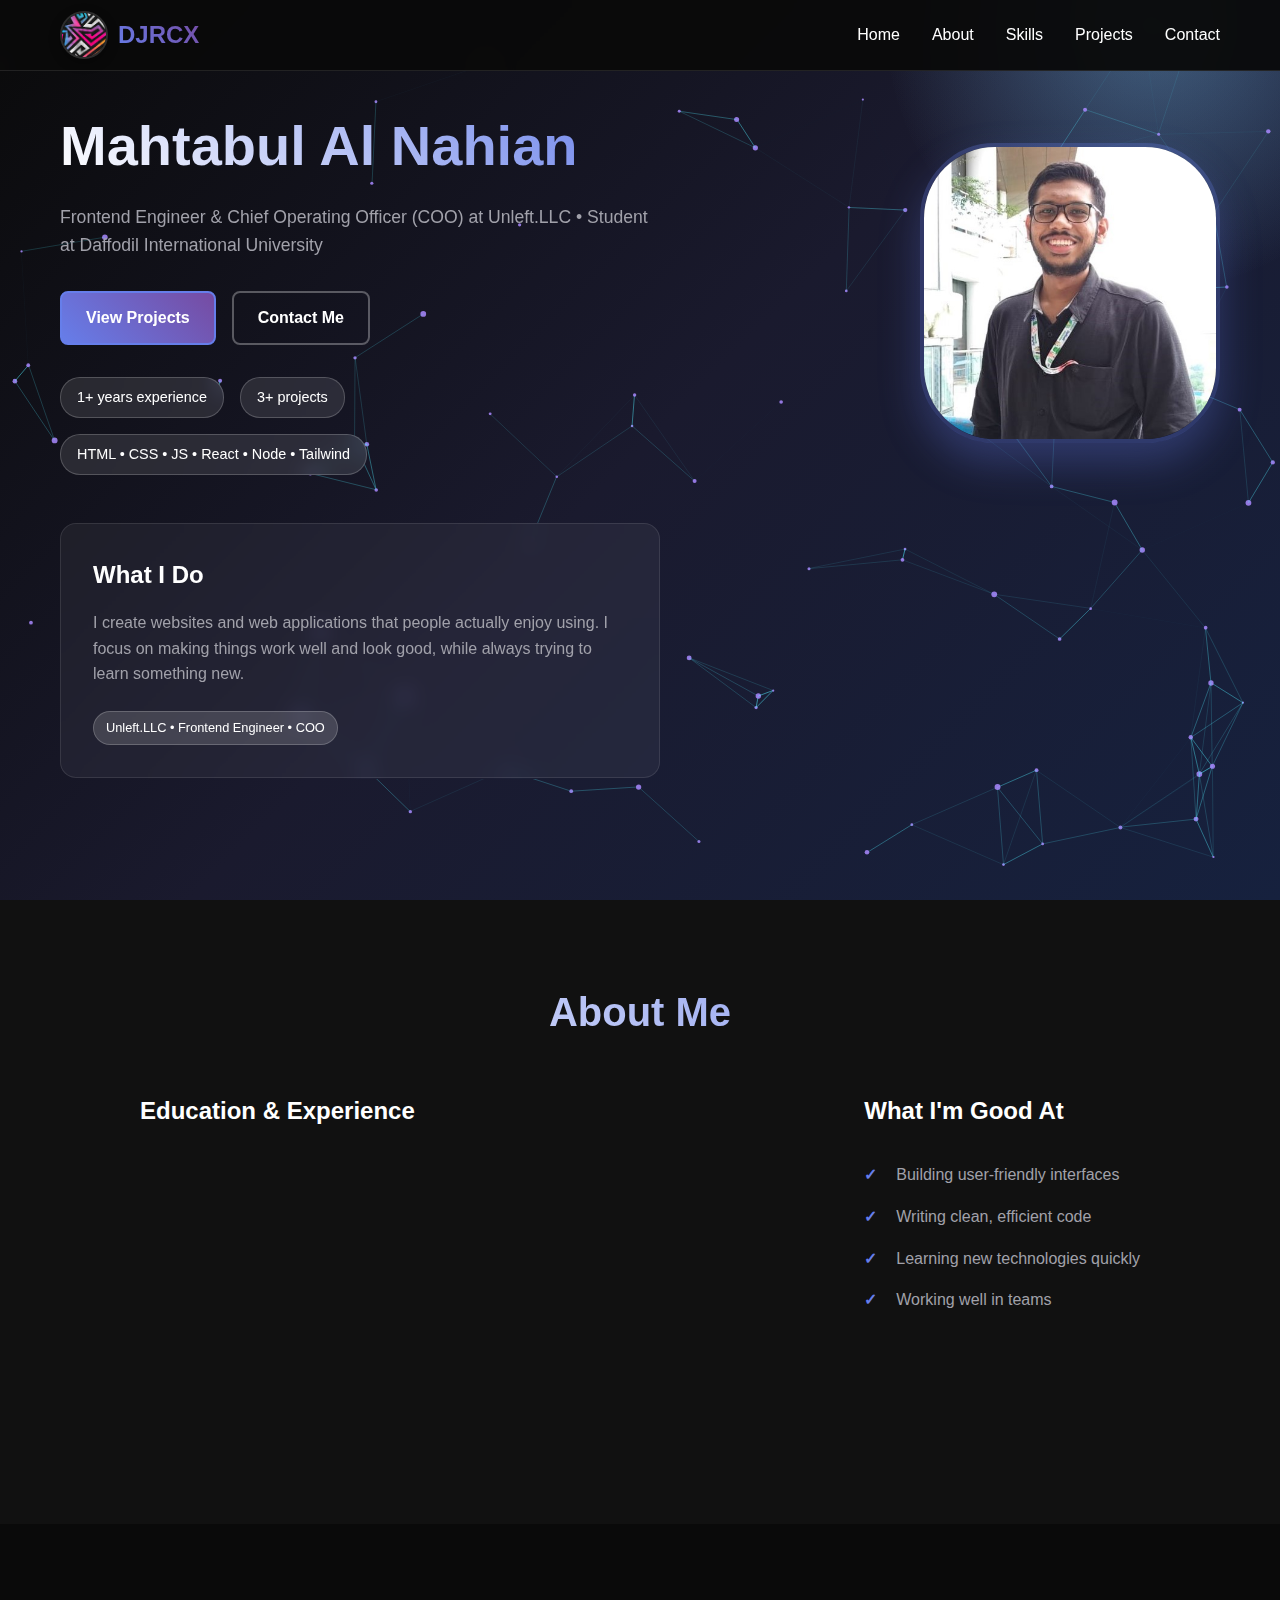
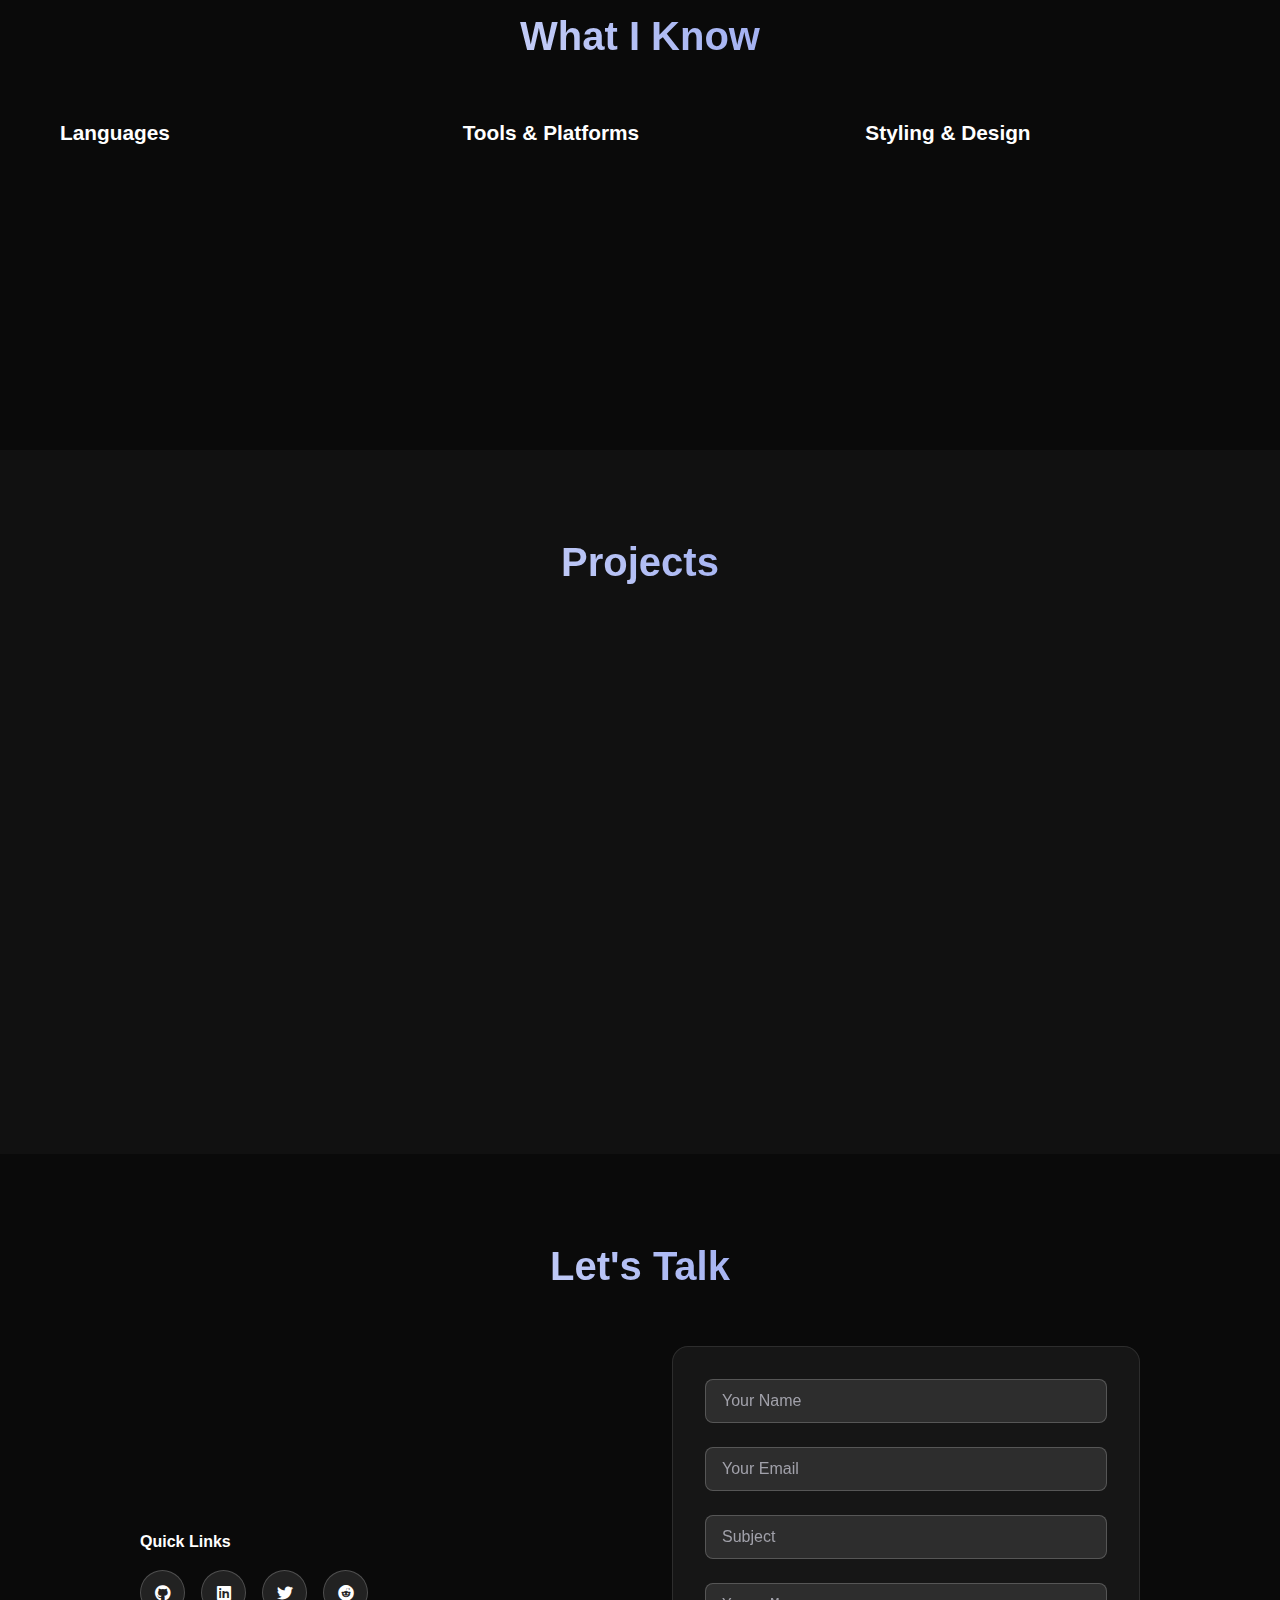
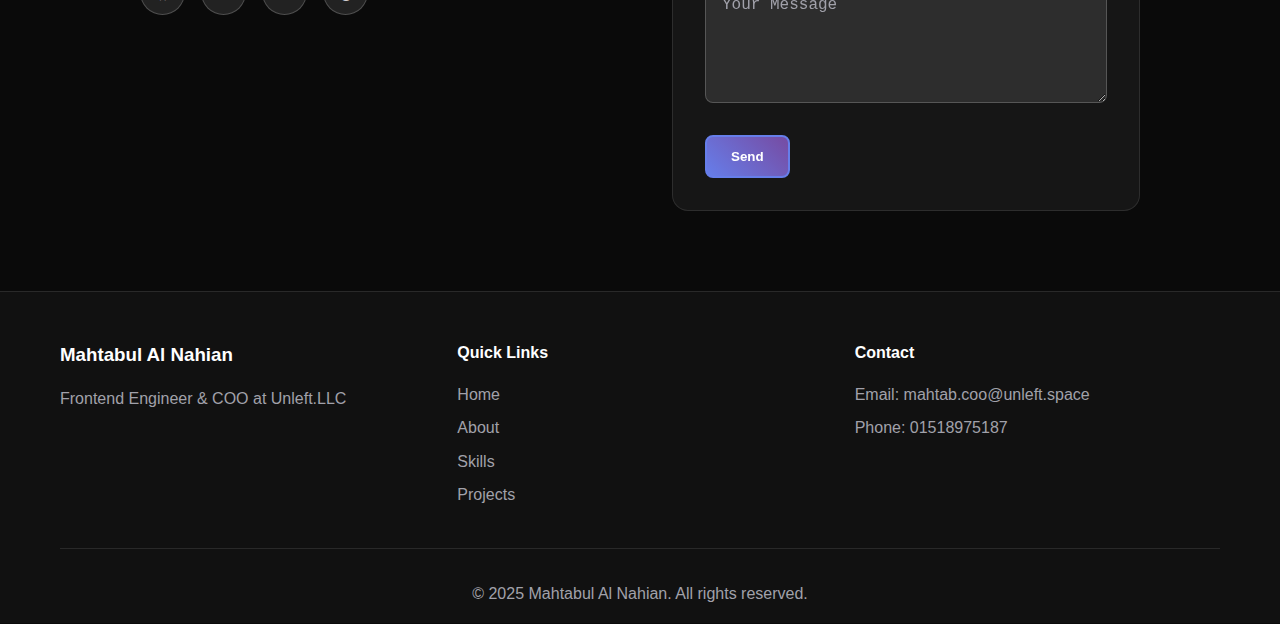
<file: mahtab.html>
<!DOCTYPE html>
<html lang="en">
<head>
    <meta charset="UTF-8">
    <meta name="viewport" content="width=device-width, initial-scale=1.0">
    <title>Mahtabul Al Nahian - Portfolio</title>
    <link rel="stylesheet" href="css/mahtab.css">
    <link rel="stylesheet" href="https://cdnjs.cloudflare.com/ajax/libs/font-awesome/6.0.0/css/all.min.css">
</head>
<body>
    <!-- Navigation -->
    <nav class="navbar">
        <div class="nav-container">
            <div class="nav-logo">
                <img src="images-videos/mahtab_logo.jpeg" alt="mahtab">
                <a href="#home">DJRCX</a>
            </div>
            <ul class="nav-menu">
                <li class="nav-item">
                    <a href="#home" class="nav-link">Home</a>
                </li>
                <li class="nav-item">
                    <a href="#about" class="nav-link">About</a>
                </li>
                <li class="nav-item">
                    <a href="#skills" class="nav-link">Skills</a>
                </li>
                <li class="nav-item">
                    <a href="#projects" class="nav-link">Projects</a>
                </li>
                <li class="nav-item">
                    <a href="#contact" class="nav-link">Contact</a>
                </li>
            </ul>
            <div class="hamburger">
                <span class="bar"></span>
                <span class="bar"></span>
                <span class="bar"></span>
            </div>
        </div>
    </nav>

    <!-- Hero Section -->
    <section id="home" class="hero">
        <div class="hero-background">
            <canvas class="particles" id="particles"></canvas>
            <div class="glow"></div>
        </div>
        <div class="hero-container">
            <div class="hero-content">
                <div class="hero-text">
                    <h1 class="hero-title">Mahtabul Al Nahian</h1>
                    <p class="hero-subtitle">Frontend Engineer & Chief Operating Officer (COO) at Unleft.LLC • Student at Daffodil International University</p>
                    
                    <div class="hero-buttons">
                        <a href="#projects" class="btn btn-primary">View Projects</a>
                        <a href="#contact" class="btn btn-secondary">Contact Me</a>
                    </div>
                    
                    <div class="hero-badges">
                        <span class="badge">1+ years experience</span>
                        <span class="badge">3+ projects</span>
                    </div>
                    
                    <div class="skills-badge">
                        <span class="badge">HTML • CSS • JS • React • Node • Tailwind</span>
                    </div>
                </div>
                <div class="hero-image">
                    <img src="images-videos/mahtab.jpg" alt="Mahtabul Al Nahian" class="profile-image" loading="lazy">
                </div>
            </div>
            <div class="what-i-do">
                <h3>What I Do</h3>
                <p>I create websites and web applications that people actually enjoy using. I focus on making things work well and look good, while always trying to learn something new.</p>
                <div class="role-badges">
                    <span class="badge">Unleft.LLC • Frontend Engineer • COO</span>
                </div>
            </div>
        </div>
    </section>

    <!-- About Section -->
    <section id="about" class="about">
        <div class="container">
            <h2 class="section-title">About Me</h2>
            <div class="about-content">
                <div class="about-text">
                    <div class="about-text-left">
                        <h3>Education & Experience</h3>
                        <div class="timeline">
                            <div class="timeline-item">
                                <div class="timeline-date">2025 - Present</div>
                                <div class="timeline-content">
                                    <h4>Frontend Engineer & COO</h4>
                                    <p>Unleft.LLC</p>
                                </div>
                            </div>
                            <div class="timeline-item">
                                <div class="timeline-date">2025 - Present</div>
                                <div class="timeline-content">
                                    <h4>BSc. in Software Engineering</h4>
                                    <p>Daffodil International University</p>
                                </div>
                            </div>
                            <div class="timeline-item">
                                <div class="timeline-date">2024 - Present</div>
                                <div class="timeline-content">
                                    <h4>Website Design & Development</h4>
                                    <p>Freelance & Professional Projects</p>
                                </div>
                            </div>
                        </div>
                    </div>
                    <div class="about-text-right">
                        <h3>What I'm Good At</h3>
                        <ul class="strengths-list">
                            <li>Building user-friendly interfaces</li>
                            <li>Writing clean, efficient code</li>
                            <li>Learning new technologies quickly</li>
                            <li>Working well in teams</li>
                        </ul>
                    </div>
                </div>
            </div>
        </div>
    </section>

    <!-- Skills Section -->
    <section id="skills" class="skills">
        <div class="container">
            <h2 class="section-title">What I Know</h2>
            <div class="skills-content">
                <div class="skills-category">
                    <h3>Languages</h3>
                    <div class="skill-item">
                        <div class="skill-info">
                            <span>HTML</span>
                            <span>98%</span>
                        </div>
                        <div class="skill-bar">
                            <div class="skill-progress" style="width: 98%"></div>
                        </div>
                    </div>
                    <div class="skill-item">
                        <div class="skill-info">
                            <span>CSS</span>
                            <span>96%</span>
                        </div>
                        <div class="skill-bar">
                            <div class="skill-progress" style="width: 96%"></div>
                        </div>
                    </div>
                    <div class="skill-item">
                        <div class="skill-info">
                            <span>Python</span>
                            <span>90%</span>
                        </div>
                        <div class="skill-bar">
                            <div class="skill-progress" style="width: 90%"></div>
                        </div>
                    </div>
                </div>
                
                <div class="skills-category">
                    <h3>Tools & Platforms</h3>
                    <div class="skill-item">
                        <div class="skill-info">
                            <span>Git/GitHub/GitLab</span>
                            <span>95%</span>
                        </div>
                        <div class="skill-bar">
                            <div class="skill-progress" style="width: 95%"></div>
                        </div>
                    </div>
                    <div class="skill-item">
                        <div class="skill-info">
                            <span>VS Code/PyCharm</span>
                            <span>82%</span>
                        </div>
                        <div class="skill-bar">
                            <div class="skill-progress" style="width: 82%"></div>
                        </div>
                    </div>
                </div>
                
                <div class="skills-category">
                    <h3>Styling & Design</h3>
                    <div class="skill-item">
                        <div class="skill-info">
                            <span>Figma</span>
                            <span>50%</span>
                        </div>
                        <div class="skill-bar">
                            <div class="skill-progress" style="width: 50%"></div>
                        </div>
                    </div>
                    <div class="skill-item">
                        <div class="skill-info">
                            <span>Flutter</span>
                            <span>30%</span>
                        </div>
                        <div class="skill-bar">
                            <div class="skill-progress" style="width: 30%"></div>
                        </div>
                    </div>
                </div>
            </div>
        </div>
    </section>

    <!-- Projects Section -->
    <section id="projects" class="projects">
        <div class="container">
            <h2 class="section-title">Projects</h2>
            <div class="projects-grid">
                <div class="project-card">
                    <div class="project-image">
                        <img src="images-videos/unleft.png" alt="Unleft.LLC Project" loading="lazy">
                    </div>
                    <div class="project-header">
                        <h3>Unleft.LLC</h3>
                        <div class="project-tech">
                            <span>HTML</span>
                            <span>CSS</span>
                            <span>JS</span>
                            <span>React</span>
                        </div>
                    </div>
                    <p>Designed and structured the homepage of our company.</p>
                </div>
                
                <div class="project-card">
                    <div class="project-image">
                        <img src="images-videos/eduplex.png" alt="EduPlex Project" loading="lazy">
                    </div>
                    <div class="project-header">
                        <h3>EduPlex</h3>
                        <div class="project-tech">
                            <span>HTML</span>
                            <span>CSS</span>
                            <span>JavaScript</span>
                            <span>Firebase</span>
                        </div>
                    </div>
                    <p>Created an All in One website for study purpose for the students of 45th batch of Software engineering batch of DIU.</p>
                </div>
                
                <div class="project-card">
                    <div class="project-image">
                        <img src="images-videos/mrbike.png" alt="MrBike Project" loading="lazy">
                    </div>
                    <div class="project-header">
                        <h3>MrBike</h3>
                        <div class="project-tech">
                            <span>HTML</span>
                            <span>CSS</span>
                            <span>JavaScript</span>
                        </div>
                    </div>
                    <p>Supervised the frontend part of the Bangladesh's most popular bike information website.</p>
                </div>
            </div>
        </div>
    </section>

    <!-- Contact Section -->
    <section id="contact" class="contact">
        <div class="container">
            <h2 class="section-title">Let's Talk</h2>
            <div class="contact-content">
                <div class="contact-info">
                    <div class="contact-item">
                        <i class="fas fa-envelope"></i>
                        <div>
                            <h4>Email</h4>
                            <p>mahtab.coo@unleft.space</p>
                        </div>
                    </div>
                    <div class="contact-item">
                        <i class="fas fa-phone"></i>
                        <div>
                            <h4>Phone</h4>
                            <p>01518975187</p>
                        </div>
                    </div>
                    <div class="social-links">
                        <h4>Quick Links</h4>
                        <div class="social-icons">
                            <a href="https://github.com/DJRCX" target="_blank" class="social-icon"><i class="fab fa-github"></i></a>
                            <a href="https://www.linkedin.com/in/mahtabul-al-nahian-42osix9/" target="_blank" class="social-icon"><i class="fab fa-linkedin"></i></a>
                            <a href="https://x.com/mahtab_42069" target="_blank" class="social-icon"><i class="fab fa-twitter"></i></a>
                            <a href="https://www.reddit.com/user/Far_Range_385/" target="_blank" class="social-icon"><i class="fab fa-reddit"></i></a>
                        </div>
                    </div>
                </div>
                
                <div class="contact-form">
                    <form id="contactForm">
                        <div class="form-group">
                            <input type="text" id="name" name="name" placeholder="Your Name" required>
                        </div>
                        <div class="form-group">
                            <input type="email" id="email" name="email" placeholder="Your Email" required>
                        </div>
                        <div class="form-group">
                            <input type="text" id="subject" name="subject" placeholder="Subject" required>
                        </div>
                        <div class="form-group">
                            <textarea id="message" name="message" placeholder="Your Message" rows="5" required></textarea>
                        </div>
                        <button type="submit" class="btn btn-primary">Send</button>
                    </form>
                </div>
            </div>
        </div>
    </section>

    <!-- Footer -->
    <footer class="footer">
        <div class="container">
            <div class="footer-content">
                <div class="footer-section">
                    <h3>Mahtabul Al Nahian</h3>
                    <p>Frontend Engineer & COO at Unleft.LLC</p>
                </div>
                <div class="footer-section">
                    <h4>Quick Links</h4>
                    <ul>
                        <li><a href="#home">Home</a></li>
                        <li><a href="#about">About</a></li>
                        <li><a href="#skills">Skills</a></li>
                        <li><a href="#projects">Projects</a></li>
                    </ul>
                </div>
                <div class="footer-section">
                    <h4>Contact</h4>
                    <p>Email: mahtab.coo@unleft.space</p>
                    <p>Phone: 01518975187</p>
                </div>
            </div>
            <div class="footer-bottom">
                <p>&copy; 2025 Mahtabul Al Nahian. All rights reserved.</p>
            </div>
        </div>
    </footer>

    <script src="js/mahtab.js"></script>
</body>
</html>
</file>
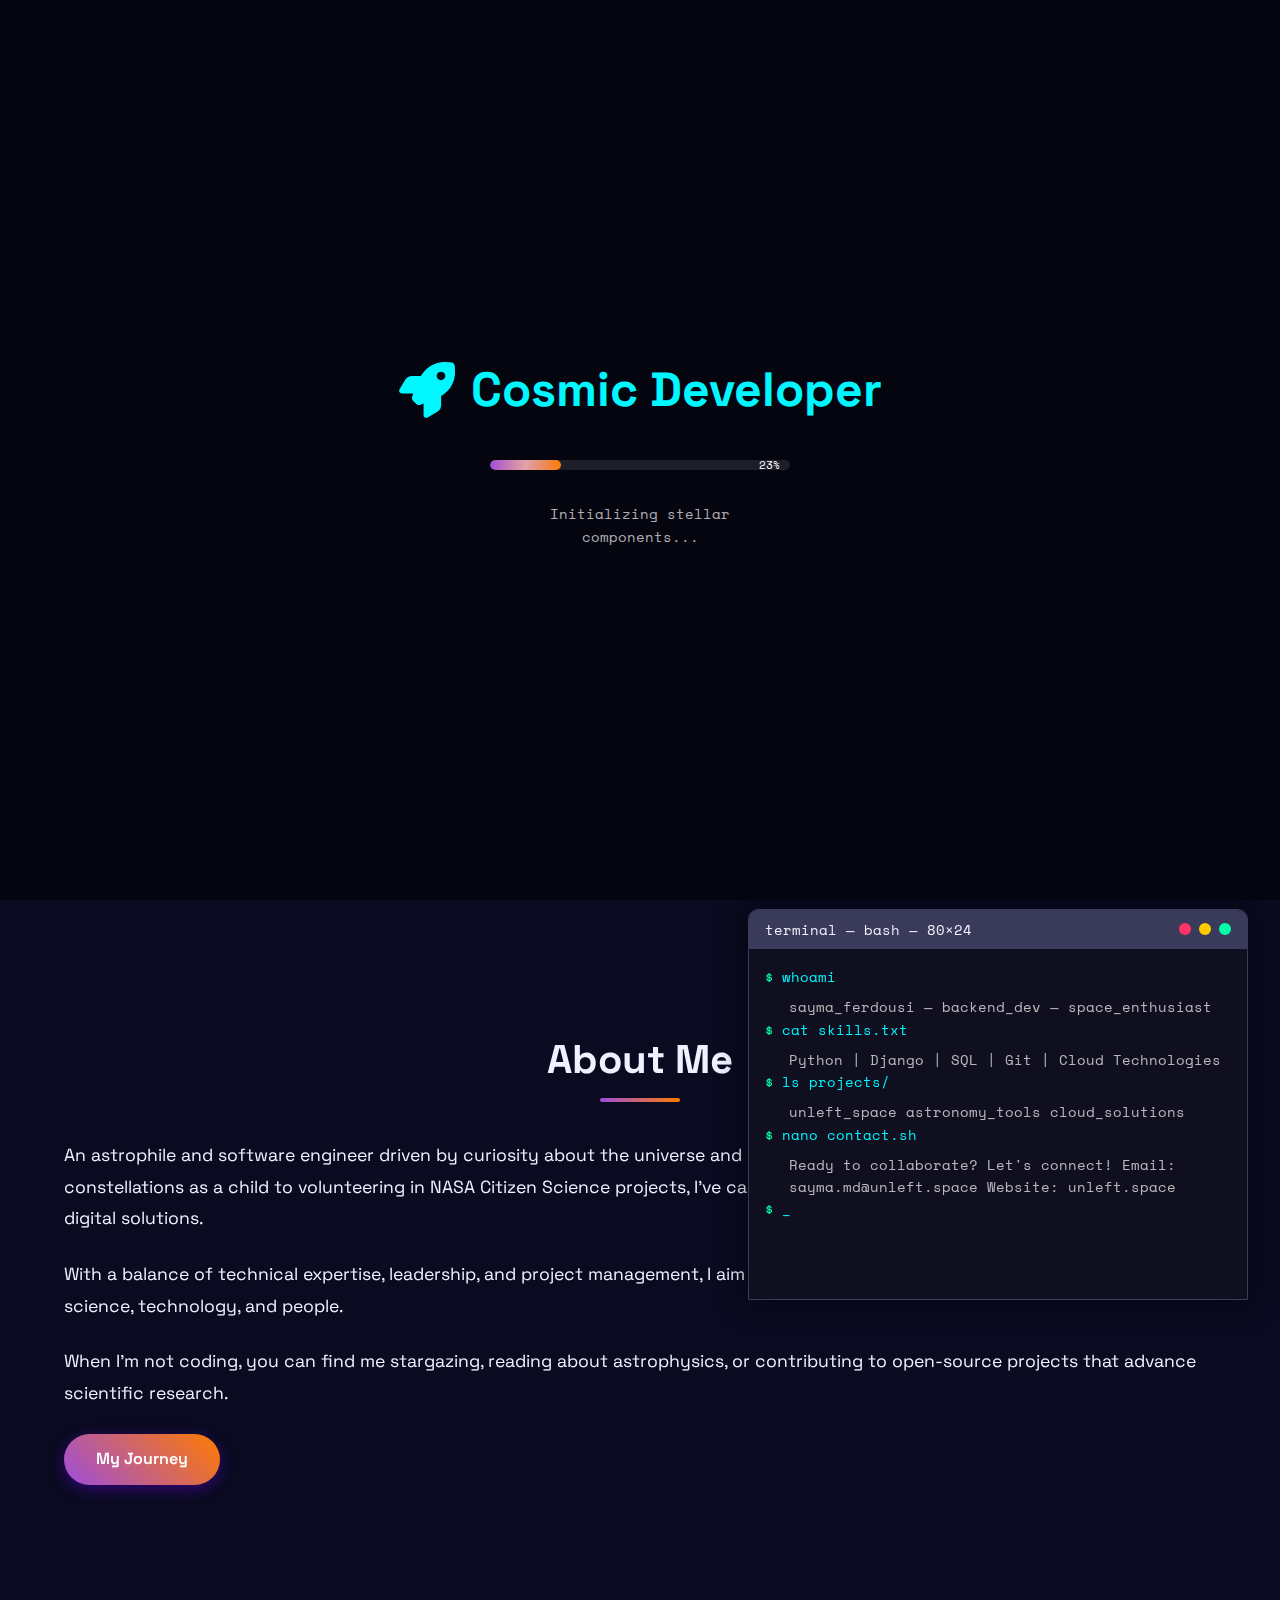
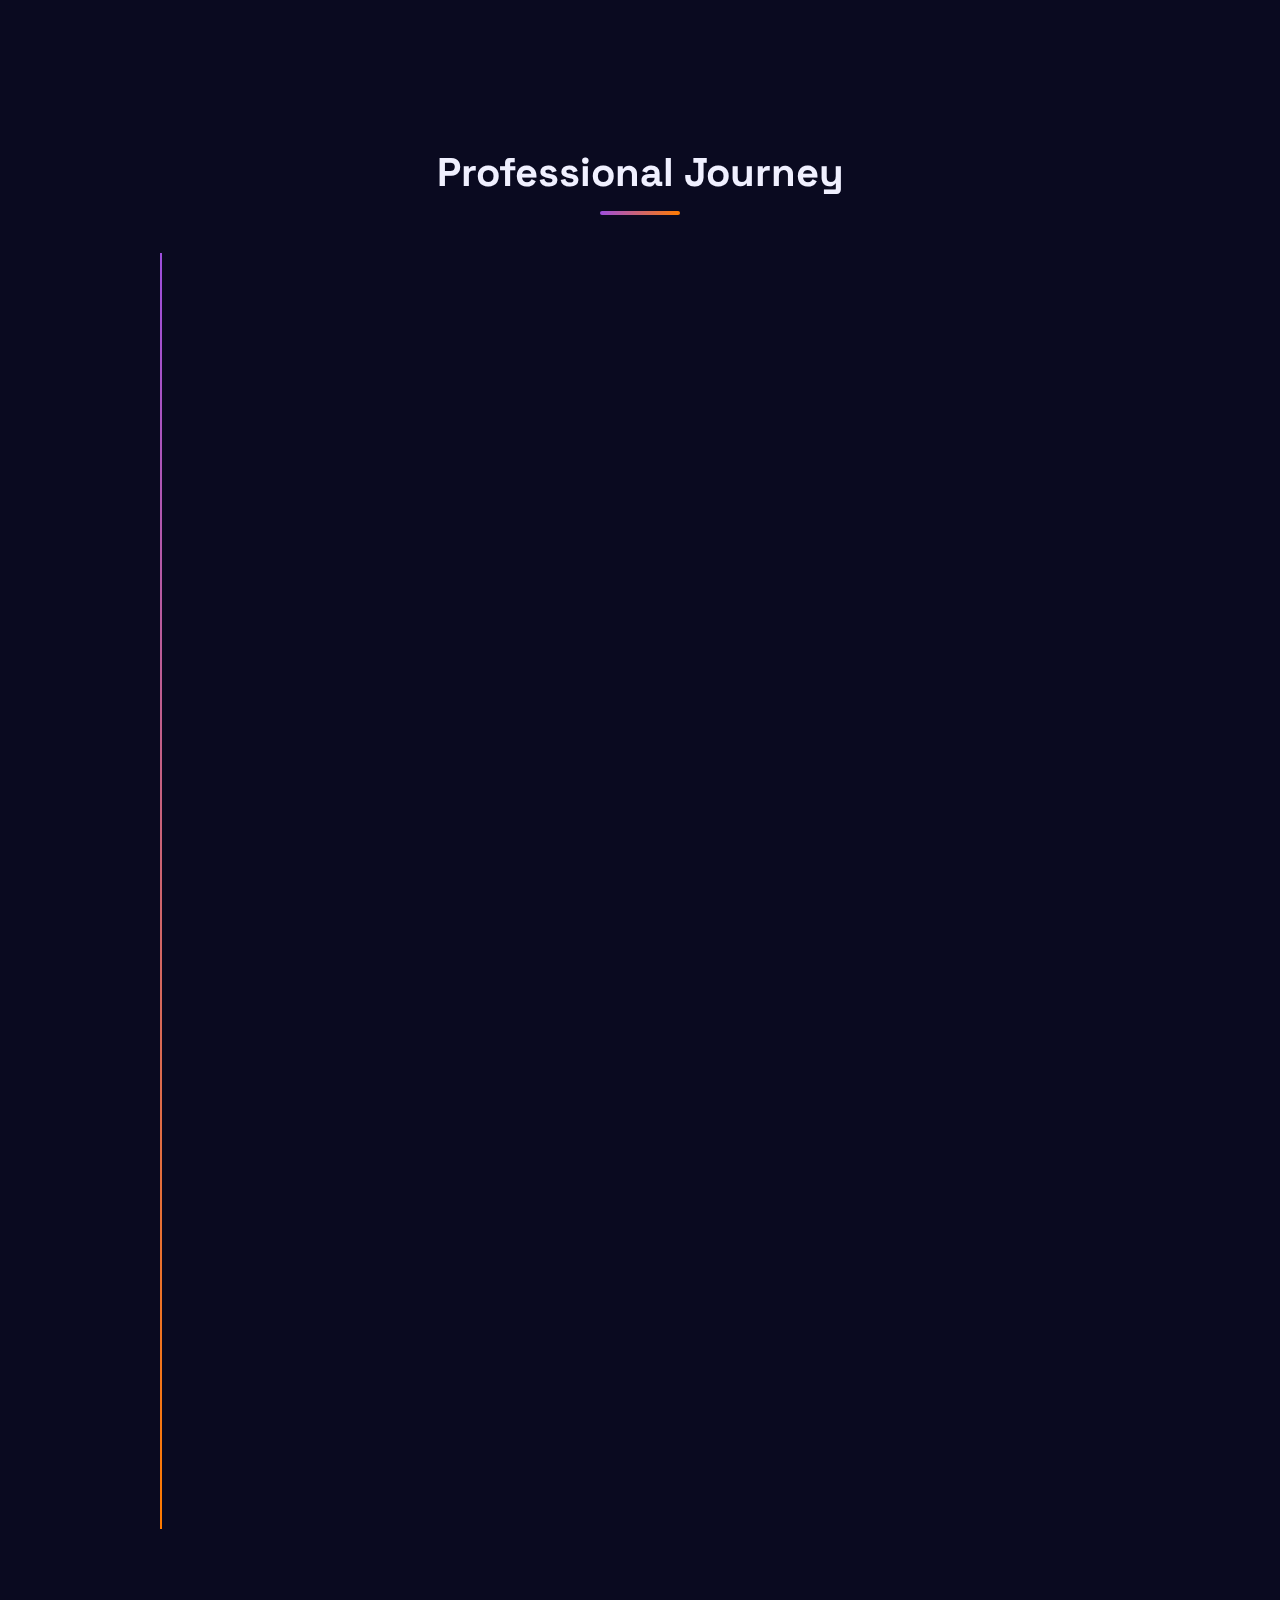
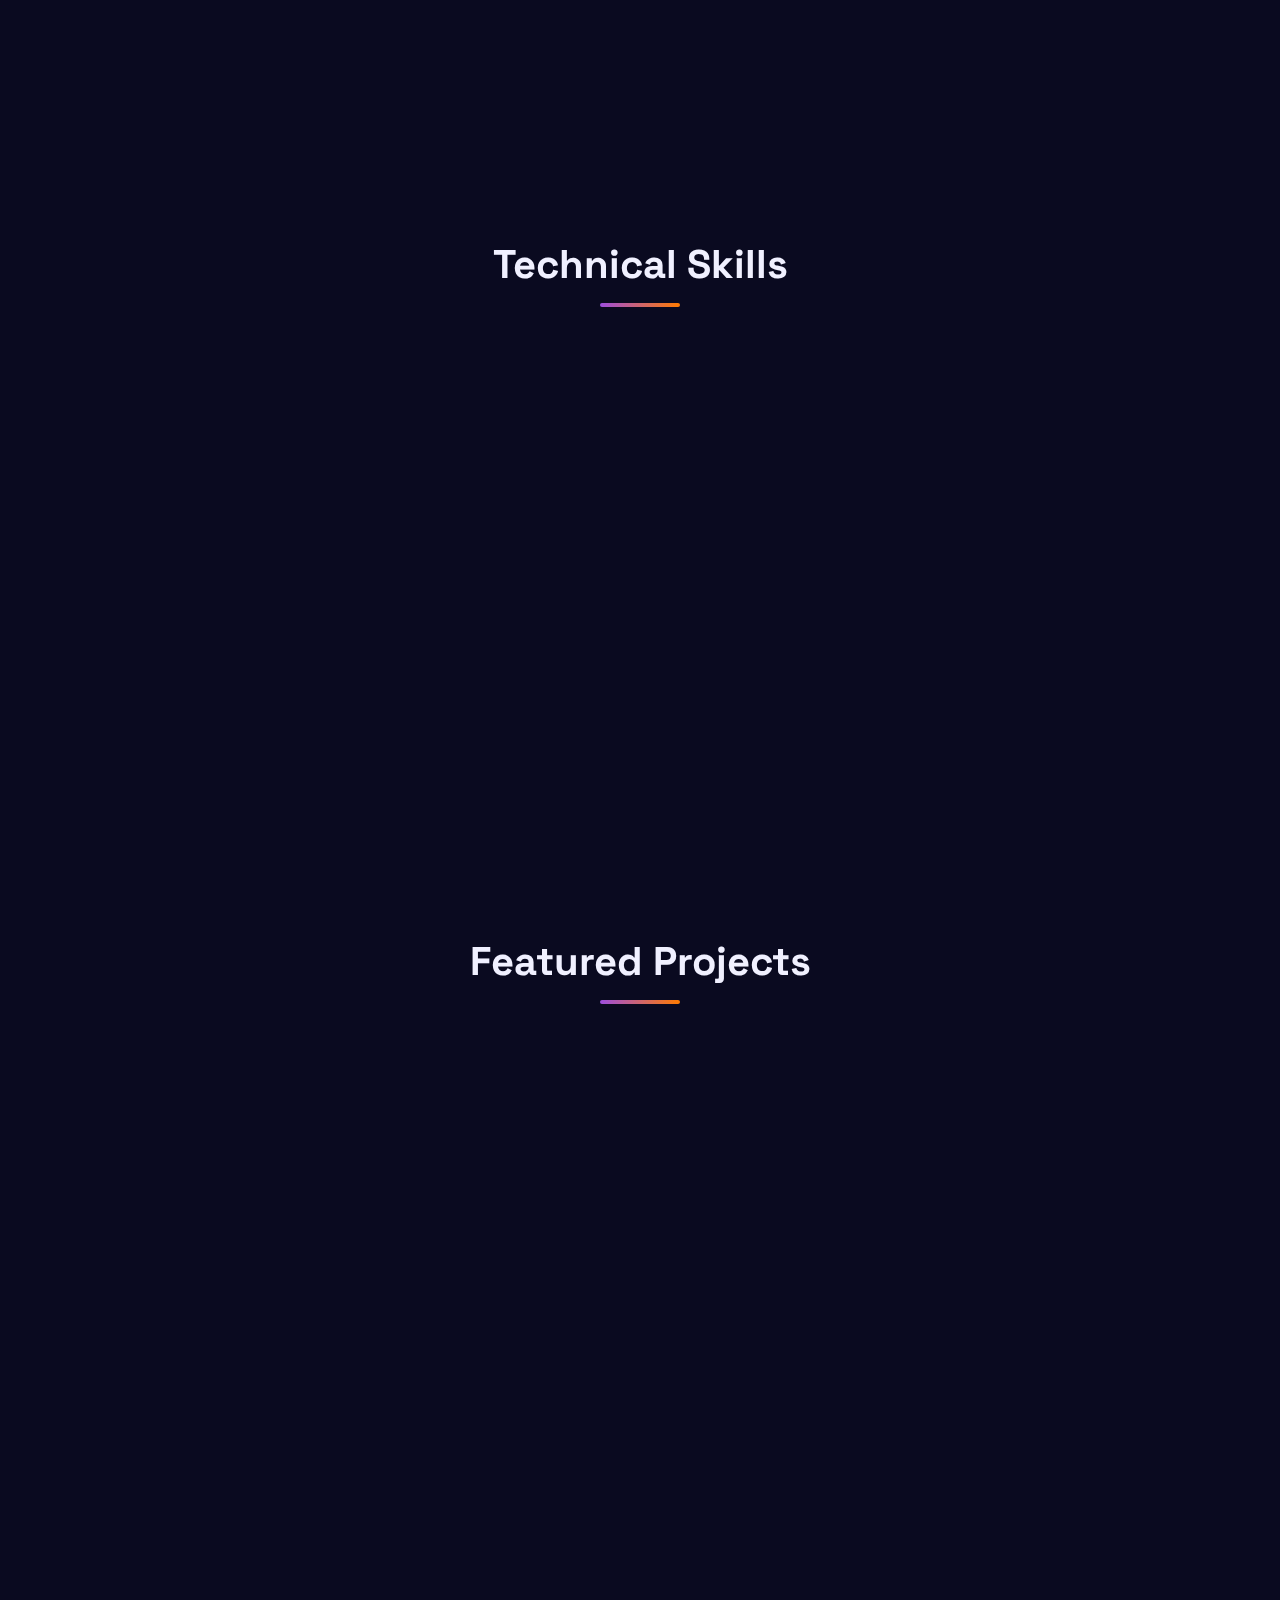
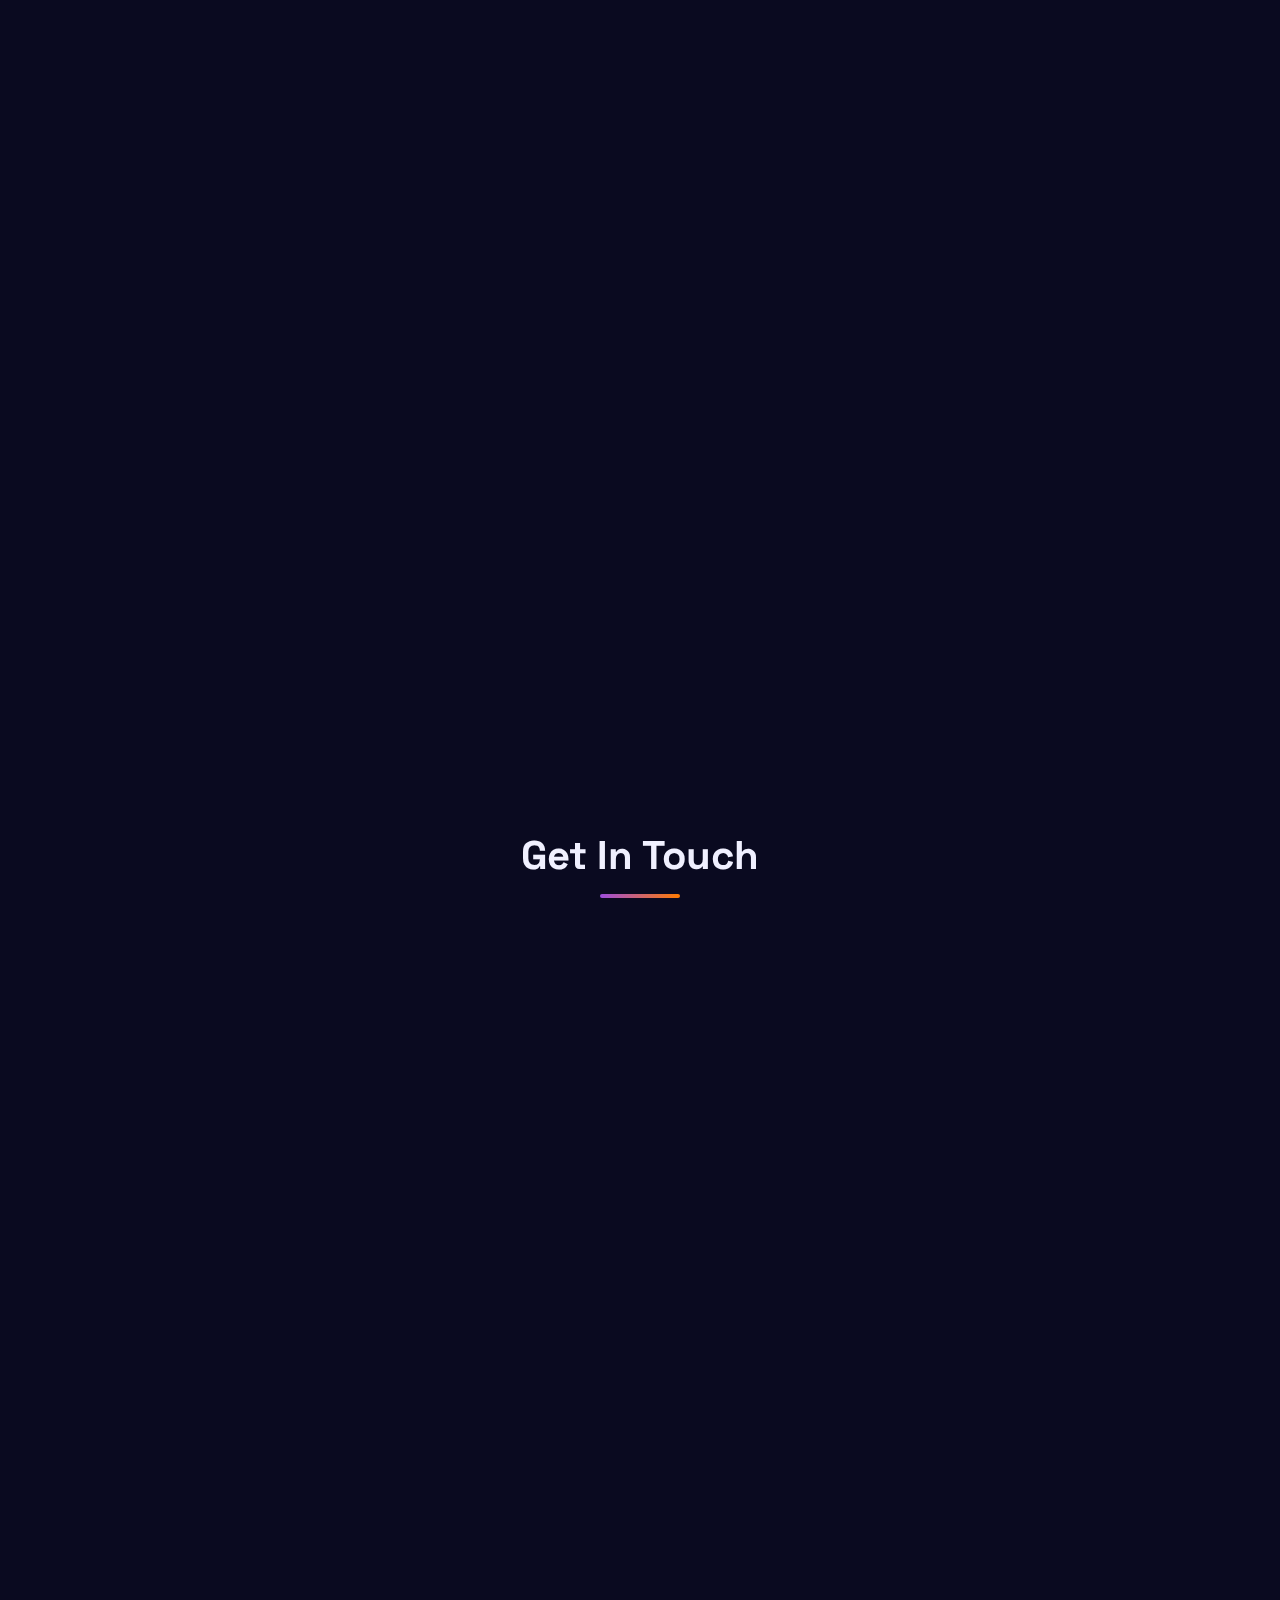
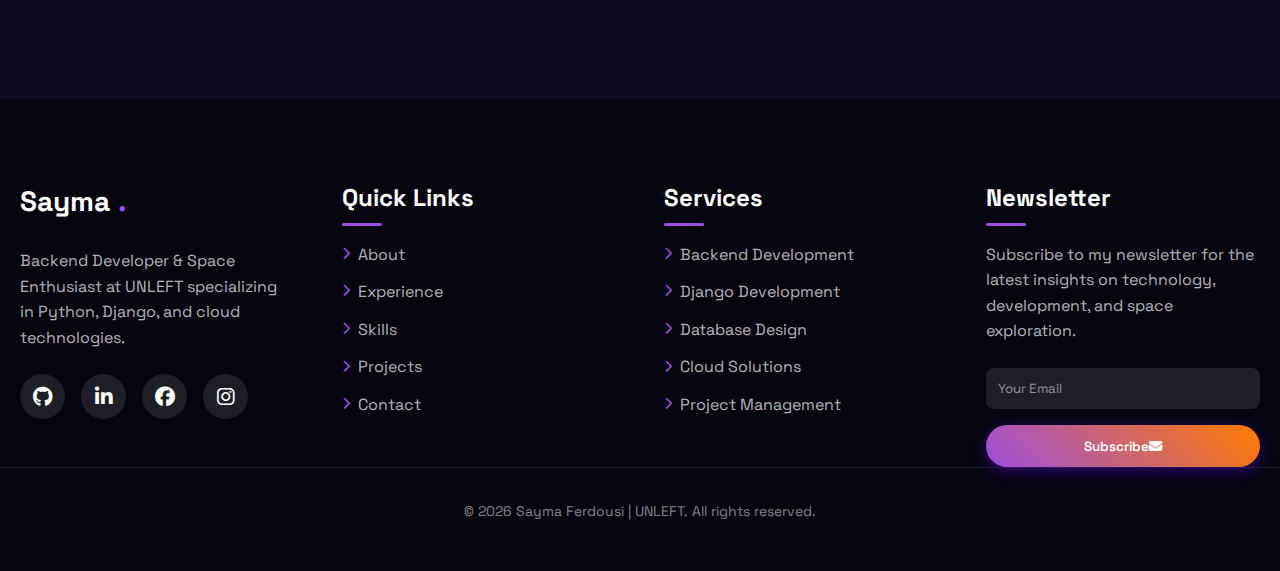
<file: sayma.html>
<!DOCTYPE html>
<html lang="en">
<head>
    <meta charset="UTF-8">
    <meta name="viewport" content="width=device-width, initial-scale=1.0">
    <title>Sayma Ferdousi | Cosmic Developer</title>
    <link rel="stylesheet" href="https://cdnjs.cloudflare.com/ajax/libs/font-awesome/6.4.0/css/all.min.css">
    <link href="https://fonts.googleapis.com/css2?family=Space+Grotesk:wght@300;400;500;600;700&display=swap" rel="stylesheet">
    <link href="https://fonts.googleapis.com/css2?family=Space+Mono:ital,wght@0,400;0,700;1,400;1,700&display=swap" rel="stylesheet">
    <link rel="stylesheet" href="css/sayma.css">
</head>
<body>
    <!-- Cosmic Background -->
    <div class="cosmic-bg">
        <div class="stars" id="stars-container"></div>
        <div class="nebula" id="nebula-1" style="width: 300px; height: 300px; background: radial-gradient(circle, rgba(157,78,221,0.3), transparent); top: 10%; left: 20%;"></div>
        <div class="nebula" id="nebula-2" style="width: 400px; height: 400px; background: radial-gradient(circle, rgba(255,45,117,0.2), transparent); bottom: 15%; right: 10%;"></div>
        <div class="planet" id="planet-1" style="width: 100px; height: 100px; background: radial-gradient(circle, rgba(110,0,255,0.8), rgba(157,78,221,0.5)); top: 30%; right: 15%; animation-duration: 40s;"></div>
    </div>

    <!-- Particle Network -->
    <canvas class="particle-network" id="particle-network"></canvas>

    <!-- Loading Screen -->
    <div class="loading-screen" id="loading-screen">
        <div class="loading-logo">
            <i class="fas fa-rocket"></i>
            <span>Cosmic Developer</span>
        </div>
        <div class="loading-bar-container">
            <div class="loading-bar" id="loading-progress"></div>
            <div class="loading-progress-text" id="loading-progress-text">0%</div>
        </div>
        <div class="loading-text" id="loading-text">Initializing stellar components...</div>
    </div>

    <!-- Header -->
    <header>
        <a href="#" class="logo">
            <i class="fas fa-code logo-icon"></i>
            <span>SaymaF</span>
        </a>
        <nav class="nav-links">
            <a href="#about">About</a>
            <a href="#experience">Experience</a>
            <a href="#skills">Skills</a>
            <a href="#projects">Projects</a>
            <a href="#contact">Contact</a>
        </nav>
        <button class="mobile-menu-btn" id="mobile-menu-btn">
            <i class="fas fa-bars"></i>
        </button>
    </header>

    <!-- Hero Section -->
    <section class="hero">
        <div class="hero-content">
            <h1 class="hero-title">Cosmic Code Explorer</h1>
            <h2 class="hero-subtitle">Backend Developer & Space Enthusiast</h2>
            <p class="hero-description">
                <h1>Hi, myself, Sayma Ferdousi Fariha,</h1><br>
                Bridging the gap between technology and the cosmos. I craft robust backend systems 
                by day and explore the universe by night. Let's build something stellar together.
            </p>
            <div class="hero-buttons">
                <a href="#contact" class="btn btn-primary">
                    <span>Get In Touch</span>
                </a>
                <a href="#projects" class="btn btn-outline">
                    <span>View Projects</span>
                </a>
            </div>
        </div>
        <div class="hero-image">
                <div class="hero-image-container">
                    <img src="images-videos/sayma.jpg" alt="Sayma Image">
                </div>
            </div>
    </section>

    <!-- About Section -->
    <section id="about" class="section">
        <h2 class="section-title">About Me</h2>
        <div class="about-content">
            <div class="about-text">
                <p>
                    An astrophile and software engineer driven by curiosity about the universe and passion for technology. 
                    From exploring stars and constellations as a child to volunteering in NASA Citizen Science projects, 
                    I've carried forward my fascination into developing impactful digital solutions.
                </p>
                <p>
                    With a balance of technical expertise, leadership, and project management, I aim to create meaningful 
                    innovations that connect science, technology, and people.
                </p>
                <p>
                    When I'm not coding, you can find me stargazing, reading about astrophysics, or contributing to 
                    open-source projects that advance scientific research.
                </p>
                <div class="about-buttons">
                    <a href="#experience" class="btn btn-primary">
                        <span>My Journey</span>
                    </a>
                </div>
            </div>
        </div>
    </section>

    <!-- Experience Section -->
    <section id="experience" class="section">
        <h2 class="section-title">Professional Journey</h2>
        <div class="experience-container">
            <div class="experience-timeline">
                <div class="experience-item">
                    <div class="experience-content">
                        <div class="experience-header">
                            <div>
                                <h3 class="experience-title">Managing Director</h3>
                                <p class="experience-company">UNLEFT LLC</p>
                            </div>
                            <span class="experience-date">2021 - Present</span>
                        </div>
                        <p class="experience-description">
                            Leading operations, strategy, and project execution. Overseeing development teams and ensuring 
                            timely project delivery. Building collaborations and guiding innovation-driven initiatives.
                        </p>
                        <div class="experience-skills">
                            <span class="skill-tag">
                                <i class="fas fa-chess-queen"></i>
                                Leadership
                            </span>
                            <span class="skill-tag">
                                <i class="fas fa-chess"></i>
                                Strategy
                            </span>
                            <span class="skill-tag">
                                <i class="fas fa-tasks"></i>
                                Project Management
                            </span>
                        </div>
                    </div>
                </div>
                
                <div class="experience-item">
                    <div class="experience-content">
                        <div class="experience-header">
                            <div>
                                <h3 class="experience-title">Backend Developer & Project Manager</h3>
                                <p class="experience-company">Freelance & Contract</p>
                            </div>
                            <span class="experience-date">2019 - Present</span>
                        </div>
                        <p class="experience-description">
                            Designed and managed backend systems with Python, Django, SQL. Implemented project workflows, 
                            version control, and CI/CD with GitHub & GitLab. Delivered efficient, scalable, and user-centric 
                            solutions for various web applications.
                        </p>
                        <div class="experience-skills">
                            <span class="skill-tag">
                                <i class="fab fa-python"></i>
                                Python
                            </span>
                            <span class="skill-tag">
                                <i class="fas fa-database"></i>
                                Django
                            </span>
                            <span class="skill-tag">
                                <i class="fas fa-server"></i>
                                SQL
                            </span>
                            <span class="skill-tag">
                                <i class="fab fa-git-alt"></i>
                                Git
                            </span>
                        </div>
                    </div>
                </div>
                
                <div class="experience-item">
                    <div class="experience-content">
                        <div class="experience-header">
                            <div>
                                <h3 class="experience-title">Volunteer Researcher</h3>
                                <p class="experience-company">NASA Citizen Science Projects</p>
                            </div>
                            <span class="experience-date">2020 - Present</span>
                        </div>
                        <p class="experience-description">
                            Participated in astronomy-focused research and data analysis projects. Supported citizen-driven 
                            scientific contributions in astrophysics and planetary science.
                        </p>
                        <div class="experience-skills">
                            <span class="skill-tag">
                                <i class="fas fa-chart-line"></i>
                                Data Analysis
                            </span>
                            <span class="skill-tag">
                                <i class="fas fa-star"></i>
                                Astronomy
                            </span>
                            <span class="skill-tag">
                                <i class="fas fa-microscope"></i>
                                Research
                            </span>
                        </div>
                    </div>
                </div>
                
                <div class="experience-item">
                    <div class="experience-content">
                        <div class="experience-header">
                            <div>
                                <h3 class="experience-title">B.Sc. in Software Engineering</h3>
                                <p class="experience-company">University</p>
                            </div>
                            <span class="experience-date">2015 - 2019</span>
                        </div>
                        <p class="experience-description">
                            Completed comprehensive coursework in software development, algorithms, database systems, 
                            and computer architecture. Participated in research projects and coding competitions.
                        </p>
                        <div class="experience-skills">
                            <span class="skill-tag">
                                <i class="fas fa-code"></i>
                                Algorithms
                            </span>
                            <span class="skill-tag">
                                <i class="fas fa-sitemap"></i>
                                Data Structures
                            </span>
                            <span class="skill-tag">
                                <i class="fas fa-laptop-code"></i>
                                Software Design
                            </span>
                        </div>
                    </div>
                </div>
            </div>
        </div>
    </section>

    <!-- Skills Section -->
    <section id="skills" class="section">
        <h2 class="section-title">Technical Skills</h2>
        <div class="skills-container">
            <div class="skill-category">
                <h3 class="skill-category-title">
                    <i class="fas fa-code skill-category-icon"></i>
                    Programming
                </h3>
                <div class="skill-item">
                    <div class="skill-info">
                        <span class="skill-name">
                            <i class="fab fa-python"></i>
                            Python
                        </span>
                        <span class="skill-level">Expert</span>
                    </div>
                    <div class="skill-bar">
                        <div class="skill-progress" style="width: 95%"></div>
                    </div>
                </div>
                <div class="skill-item">
                    <div class="skill-info">
                        <span class="skill-name">
                            <i class="fas fa-database"></i>
                            Django
                        </span>
                        <span class="skill-level">Advanced</span>
                    </div>
                    <div class="skill-bar">
                        <div class="skill-progress" style="width: 85%"></div>
                    </div>
                </div>
                <div class="skill-item">
                    <div class="skill-info">
                        <span class="skill-name">
                            <i class="fab fa-html5"></i>
                            HTML/CSS
                        </span>
                        <span class="skill-level">Advanced</span>
                    </div>
                    <div class="skill-bar">
                        <div class="skill-progress" style="width: 80%"></div>
                    </div>
                </div>
            </div>
            
            <div class="skill-category">
                <h3 class="skill-category-title">
                    <i class="fas fa-database skill-category-icon"></i>
                    Database & Tools
                </h3>
                <div class="skill-item">
                    <div class="skill-info">
                        <span class="skill-name">
                            <i class="fas fa-server"></i>
                            SQL
                        </span>
                        <span class="skill-level">Advanced</span>
                    </div>
                    <div class="skill-bar">
                        <div class="skill-progress" style="width: 85%"></div>
                    </div>
                </div>
                <div class="skill-item">
                    <div class="skill-info">
                        <span class="skill-name">
                            <i class="fab fa-git-alt"></i>
                            Git
                        </span>
                        <span class="skill-level">Advanced</span>
                    </div>
                    <div class="skill-bar">
                        <div class="skill-progress" style="width: 90%"></div>
                    </div>
                </div>
                <div class="skill-item">
                    <div class="skill-info">
                        <span class="skill-name">
                            <i class="fas fa-code"></i>
                            VS Code
                        </span>
                        <span class="skill-level">Expert</span>
                    </div>
                    <div class="skill-bar">
                        <div class="skill-progress" style="width: 95%"></div>
                    </div>
                </div>
            </div>
            
            <div class="skill-category">
                <h3 class="skill-category-title">
                    <i class="fas fa-cloud skill-category-icon"></i>
                    Cloud & Deployment
                </h3>
                <div class="skill-item">
                    <div class="skill-info">
                        <span class="skill-name">
                            <i class="fab fa-google"></i>
                            Google Cloud
                        </span>
                        <span class="skill-level">Intermediate</span>
                    </div>
                    <div class="skill-bar">
                        <div class="skill-progress" style="width: 70%"></div>
                    </div>
                </div>
                <div class="skill-item">
                    <div class="skill-info">
                        <span class="skill-name">
                            <i class="fas fa-fire"></i>
                            Firebase
                        </span>
                        <span class="skill-level">Intermediate</span>
                    </div>
                    <div class="skill-bar">
                        <div class="skill-progress" style="width: 75%"></div>
                    </div>
                </div>
                <div class="skill-item">
                    <div class="skill-info">
                        <span class="skill-name">
                            <i class="fas fa-server"></i>
                            Render
                        </span>
                        <span class="skill-level">Intermediate</span>
                    </div>
                    <div class="skill-bar">
                        <div class="skill-progress" style="width: 65%"></div>
                    </div>
                </div>
            </div>
        </div>
    </section>

    <!-- Projects Section -->
    <section id="projects" class="section">
        <h2 class="section-title">Featured Projects</h2>
        <div class="projects-container">
            <div class="project-card">
                <div class="project-image">
                    <img src="images-videos/unleft.png" alt="UNLEFT.space">
                    <div class="project-tags">
                        <span class="project-tag">
                            <i class="fab fa-python"></i>
                            Django
                        </span>
                        <span class="project-tag">
                            <i class="fas fa-database"></i>
                            SQL
                        </span>
                    </div>
                </div>
                <div class="project-content">
                    <h3 class="project-title">UNLEFT.space</h3>
                    <p class="project-description">
                        Company platform with custom backend architecture using Django & SQL. 
                        Integrated cloud deployment with Firebase & Render.
                    </p>
                    <div class="project-links">
                        <a href="#" class="project-link">
                            <i class="fas fa-external-link-alt"></i>
                            Live Demo
                        </a>
                    </div>
                </div>
            </div>
            
            <div class="project-card">
                <div class="project-image">
                    <img src="images-videos/nasa project.png" alt="Astronomy Tools">
                    <div class="project-tags">
                        <span class="project-tag">
                            <i class="fab fa-python"></i>
                            Python
                        </span>
                        <span class="project-tag">
                            <i class="fas fa-chart-line"></i>
                            Data Analysis
                        </span>
                        <span class="project-tag">
                            <i class="fa-solid fa-book-atlas"></i>
                            Researcher
                        </span>
                    </div>
                </div>
                <div class="project-content">
                    <h3 class="project-title">Astronomy Data Analysis</h3>
                    <p class="project-description">
                        As a NASA Citizen Scientist, contribution to projects like spotting clouds on Mars, studying the Sun’s activity , and tracking Jupiter’s giant storms. It’s been an exciting journey of curiosity and discovery, showing how anyone can be part of exploring our universe!
                    </p>
                    <div class="project-links">
                        <a href="#" class="project-link">
                            <i class="fas fa-external-link-alt"></i>
                            Learn More
                        </a>
                    </div>
                </div>
            </div>
            
            <div class="project-card">
                <div class="project-image">
                    <img src="images-videos/scistarter.png" alt="Cloud Solutions">
                    <div class="project-tags">
                        <span class="project-tag">
                            <i class="fa-solid fa-book-atlas"></i>
                            Researcher
                        </span>
                    </div>
                </div>
                <div class="project-content">
                    <h3 class="project-title">Community Research Enthusiast</h3>
                    <p class="project-description">
                        Engaged in diverse community science projects that connect people worldwide, turning curiosity into real discoveries and impact.
                    </p>
                    <div class="project-links">
                        <a href="#" class="project-link">
                            <i class="fas fa-external-link-alt"></i>
                            Learn More
                        </a>
                    </div>
                </div>
            </div>

            <div class="project-card">
                <div class="project-image">
                    <img src="images-videos/mrbike.png" alt="MrBike Project">
                    <div class="project-tags">
                        <span class="project-tag">
                            <i class="fa-solid fa-layer-group"></i>
                            Full Stack
                        </span>
                    </div>
                </div>
                <div class="project-content">
                    <h3 class="project-title">Full Stack Development</h3>
                    <p class="project-description">
                        Worked as a full-stack developer on a website named "MrBike", Bangladesh's most popular bike information website; using Django & PostgreSQL for backend, and html, css, javascript for frontend, creating a platform for users to manage their tasks and projects efficiently.
                    </p>
                    <div class="project-links">
                        <a href="#" class="project-link">
                            <i class="fas fa-external-link-alt"></i>
                            View Website
                        </a>
                    </div>
                </div>
            </div>
        </div>
    </section>

    <!-- Contact Section -->
    <section id="contact" class="section">
        <h2 class="section-title">Get In Touch</h2>
        <div class="contact-container">
            <div class="contact-info">
                <div class="contact-item">
                    <div class="contact-icon-container">
                        <i class="fas fa-envelope"></i>
                    </div>
                    <div class="contact-text">
                        <h3>Email</h3>
                        <a href="mailto:sayma.md@unleft.space">sayma.md@unleft.space</a>
                    </div>
                </div>
                <div class="contact-item">
                    <div class="contact-icon-container">
                        <i class="fas fa-globe"></i>
                    </div>
                    <div class="contact-text">
                        <h3>Website</h3>
                        <a href="https://unleft.space" target="_blank">unleft.space</a>
                    </div>
                </div>
                <div class="contact-item">
                    <div class="contact-icon-container">
                        <i class="fab fa-github"></i>
                    </div>
                    <div class="contact-text">
                        <h3>GitHub</h3>
                        <a href="https://github.com/StarryScripts" target="_blank">github.com/StarryScripts</a>
                    </div>
                </div>
                <div class="contact-item">
                    <div class="contact-icon-container">
                        <i class="fab fa-linkedin"></i>
                    </div>
                    <div class="contact-text">
                        <h3>LinkedIn</h3>
                        <a href="https://www.linkedin.com/in/sayma-ferdousi-fariha-98ba28367/" target="_blank">linkedin.com/in/sayma-ferdousi-fariha-98ba28367/</a>
                    </div>
                </div>
            </div>
            <form class="contact-form">
                <div class="form-group">
                    <label for="name" class="form-label">Name</label>
                    <input type="text" id="name" class="form-control" required>
                </div>
                <div class="form-group">
                    <label for="email" class="form-label">Email</label>
                    <input type="email" id="email" class="form-control" required>
                </div>
                <div class="form-group">
                    <label for="subject" class="form-label">Subject</label>
                    <input type="text" id="subject" class="form-control" required>
                </div>
                <div class="form-group">
                    <label for="message" class="form-label">Message</label>
                    <textarea id="message" class="form-control" required></textarea>
                </div>
                <button type="submit" class="submit-btn">
                    <span>Send Message</span>
                </button>
            </form>
        </div>
    </section>

    <!-- Footer -->
    <footer class="footer">
        <div class="container">
            <div class="footer-container">
                <div class="footer-col">
                    <a href="#" class="footer-logo">
                        Sayma<span>.</span>
                    </a>
                    <p class="footer-description">
                        Backend Developer & Space Enthusiast at UNLEFT specializing in Python, Django, and cloud technologies.
                    </p>
                    <div class="footer-social">
                        <a href="https://github.com/StarryScripts" target="_blank" class="social-link"><i class="fab fa-github"></i></a>
                        <a href="https://www.linkedin.com/in/sayma-ferdousi-fariha-98ba28367/" target="_blank" class="fab fa-linkedin-in social-link"></a>
                        <a href="https://www.facebook.com/share/1CJEWgkcr5/" target="_blank" class="fab fa-facebook social-link"></a>
                        <a href="https://www.instagram.com/say._fred._fariha007?igsh=MWdlZzhraGJqOHhoNw==" target="_blank" class="fab fa-instagram social-link"></a>
                    </div>
                </div>
                
                <div class="footer-col">
                    <h4 class="footer-title">Quick Links</h4>
                    <ul class="footer-links">
                        <li><a href="#about" class="footer-link"><i class="fas fa-chevron-right"></i> About</a></li>
                        <li><a href="#experience" class="footer-link"><i class="fas fa-chevron-right"></i> Experience</a></li>
                        <li><a href="#skills" class="footer-link"><i class="fas fa-chevron-right"></i> Skills</a></li>
                        <li><a href="#projects" class="footer-link"><i class="fas fa-chevron-right"></i> Projects</a></li>
                        <li><a href="#contact" class="footer-link"><i class="fas fa-chevron-right"></i> Contact</a></li>
                    </ul>
                </div>
                
                <div class="footer-col">
                    <h4 class="footer-title">Services</h4>
                    <ul class="footer-links">
                        <li><a href="#" class="footer-link"><i class="fas fa-chevron-right"></i> Backend Development</a></li>
                        <li><a href="#" class="footer-link"><i class="fas fa-chevron-right"></i> Django Development</a></li>
                        <li><a href="#" class="footer-link"><i class="fas fa-chevron-right"></i> Database Design</a></li>
                        <li><a href="#" class="footer-link"><i class="fas fa-chevron-right"></i> Cloud Solutions</a></li>
                        <li><a href="#" class="footer-link"><i class="fas fa-chevron-right"></i> Project Management</a></li>
                    </ul>
                </div>
                
                <div class="footer-col">
                    <h4 class="footer-title">Newsletter</h4>
                    <p class="footer-description">
                        Subscribe to my newsletter for the latest insights on technology, development, and space exploration.
                    </p>
                    <form class="newsletter-form">
                        <input type="email" placeholder="Your Email" class="newsletter-input" required>
                        <button type="submit" class="btn btn-primary">
                            <span>Subscribe</span>
                            <i class="fas fa-envelope"></i>
                        </button>
                    </form>
                </div>
            </div>
            
            <div class="footer-bottom">
                <p>&copy; <span id="year"></span> Sayma Ferdousi | UNLEFT. All rights reserved.</p>
            </div>
        </div>
    </footer>

    <!-- Terminal -->
    <div class="terminal">
        <div class="terminal-header">
            <span class="terminal-title">terminal — bash — 80×24</span>
            <div class="terminal-controls">
                <div class="terminal-btn close" id="terminal-close"></div>
                <div class="terminal-btn minimize" id="terminal-minimize"></div>
                <div class="terminal-btn maximize" id="terminal-maximize"></div>
            </div>
        </div>
        <div class="terminal-body" id="terminal-body">
            <div class="terminal-line">
                <span class="terminal-prompt">$</span>
                <span class="terminal-command">whoami</span>
            </div>
            <div class="terminal-output">
                sayma_ferdousi — backend_dev — space_enthusiast
            </div>
            
            <div class="terminal-line">
                <span class="terminal-prompt">$</span>
                <span class="terminal-command">cat skills.txt</span>
            </div>
            <div class="terminal-output">
                Python | Django | SQL | Git | Cloud Technologies
            </div>
            
            <div class="terminal-line">
                <span class="terminal-prompt">$</span>
                <span class="terminal-command">ls projects/</span>
            </div>
            <div class="terminal-output">
                unleft_space  astronomy_tools  cloud_solutions
            </div>
            
            <div class="terminal-line">
                <span class="terminal-prompt">$</span>
                <span class="terminal-command">nano contact.sh</span>
            </div>
            <div class="terminal-output">
                Ready to collaborate? Let's connect!
                Email: sayma.md@unleft.space
                Website: unleft.space
            </div>
            
            <div class="terminal-line">
                <span class="terminal-prompt">$</span>
                <span class="terminal-command pulse">_</span>
            </div>
        </div>
    </div>
    <div class="terminal-toggle" id="terminal-toggle">
        <i class="fas fa-terminal"></i>
    </div>

    <!-- Back to Top Button -->
    <div class="back-to-top" id="back-to-top">
        <i class="fas fa-arrow-up"></i>
    </div>

    <script src="js/sayma.js"></script>
</body>
</html>
</file>
<file: css/sayma.css>
:root {
            /* Light Theme */
            --light-primary: #6e00ff;
            --light-secondary: #ff2d75;
            --light-dark: #f8f9fa;
            --light-darker: #e9ecef;
            --light-light: #0a0a20;
            --light-accent: #00a8ff;
            --light-code-bg: #ffffff;
            --light-terminal: #f1f3f5;
            --light-terminal-border: #dee2e6;
            --light-success: #28a745;
            --light-warning: #ffc107;
            --light-error: #dc3545;
            --light-card-bg: rgba(255, 255, 255, 0.9);
            --light-card-border: rgba(0, 0, 0, 0.1);
            
            /* Dark Theme */
            --dark-primary: #9d4edd;
            --dark-secondary: #ff7b00;
            --dark-dark: #0a0a20;
            --dark-darker: #050510;
            --dark-light: #f0f0ff;
            --dark-accent: #00f7ff;
            --dark-code-bg: #1e1e3c;
            --dark-terminal: #0f0f1f;
            --dark-terminal-border: #3a3a5a;
            --dark-success: #00ffaa;
            --dark-warning: #ffcc00;
            --dark-error: #ff3366;
            --dark-card-bg: rgba(30, 30, 60, 0.7);
            --dark-card-border: rgba(255, 255, 255, 0.1);
            
            /* Current Theme - Default to Dark */
            --primary: var(--dark-primary);
            --secondary: var(--dark-secondary);
            --dark: var(--dark-dark);
            --darker: var(--dark-darker);
            --light: var(--dark-light);
            --accent: var(--dark-accent);
            --code-bg: var(--dark-code-bg);
            --terminal: var(--dark-terminal);
            --terminal-border: var(--dark-terminal-border);
            --success: var(--dark-success);
            --warning: var(--dark-warning);
            --error: var(--dark-error);
            --card-bg: var(--dark-card-bg);
            --card-border: var(--dark-card-border);
            
            --font-mono: 'Space Mono', monospace;
            --font-sans: 'Space Grotesk', sans-serif;
            --font-heading: 'Space Grotesk', sans-serif;
            
            --glass-blur: 12px;
            --glass-border: 1px solid rgba(255, 255, 255, 0.1);
        }

        * {
            margin: 0;
            padding: 0;
            box-sizing: border-box;
        }

        body {
            background-color: var(--dark);
            color: var(--light);
            font-family: var(--font-sans);
            line-height: 1.6;
            overflow-x: hidden;
            transition: background-color 0.5s ease, color 0.5s ease;
        }

        /* Cosmic Background */
        .cosmic-bg {
            position: fixed;
            top: 0;
            left: 0;
            width: 100%;
            height: 100%;
            z-index: -2;
            overflow: hidden;
        }

        .stars {
            position: absolute;
            top: 0;
            left: 0;
            width: 100%;
            height: 100%;
            background-image: 
                radial-gradient(circle at 10% 20%, rgba(110, 0, 255, 0.1) 0%, transparent 20%),
                radial-gradient(circle at 90% 80%, rgba(255, 45, 117, 0.1) 0%, transparent 20%);
        }

        .star {
            position: absolute;
            background-color: white;
            border-radius: 50%;
            animation: twinkle var(--duration) infinite ease-in-out;
            opacity: var(--opacity);
            filter: drop-shadow(0 0 5px rgba(255, 255, 255, 0.8));
        }

        @keyframes twinkle {
            0%, 100% { 
                opacity: var(--opacity);
                transform: scale(1);
            }
            50% { 
                opacity: calc(var(--opacity) * 0.3);
                transform: scale(0.8);
            }
        }

        .comet {
            position: absolute;
            width: 6px;
            height: 6px;
            background: linear-gradient(90deg, rgba(255,255,255,0.8), transparent);
            border-radius: 50%;
            filter: drop-shadow(0 0 6px rgba(255,255,255,0.8));
            animation: cometFly var(--duration) linear infinite;
            opacity: 0;
        }

        @keyframes cometFly {
            0% {
                transform: translateX(0) translateY(0) rotate(45deg);
                opacity: 1;
            }
            100% {
                transform: translateX(1000px) translateY(-500px) rotate(45deg);
                opacity: 0;
            }
        }

        .nebula {
            position: absolute;
            border-radius: 50%;
            filter: blur(50px);
            opacity: 0.3;
            animation: nebulaPulse 15s infinite alternate;
        }

        @keyframes nebulaPulse {
            0% { transform: scale(1); opacity: 0.3; }
            50% { transform: scale(1.2); opacity: 0.4; }
            100% { transform: scale(1); opacity: 0.3; }
        }

        .planet {
            position: absolute;
            border-radius: 50%;
            filter: drop-shadow(0 0 20px rgba(255, 255, 255, 0.3));
            animation: planetOrbit linear infinite;
        }

        @keyframes planetOrbit {
            from { transform: rotate(0deg) translateX(150px) rotate(0deg); }
            to { transform: rotate(360deg) translateX(150px) rotate(-360deg); }
        }

        /* Loading Screen */
        .loading-screen {
            position: fixed;
            top: 0;
            left: 0;
            width: 100%;
            height: 100%;
            background-color: var(--darker);
            display: flex;
            flex-direction: column;
            justify-content: center;
            align-items: center;
            z-index: 9999;
            transition: opacity 1s ease, visibility 1s ease;
        }

        .loading-screen.hidden {
            opacity: 0;
            visibility: hidden;
        }

        .loading-logo {
            font-size: 3rem;
            font-weight: 700;
            margin-bottom: 2rem;
            display: flex;
            align-items: center;
            gap: 1rem;
            color: var(--accent);
            font-family: var(--font-heading);
        }

        .loading-logo i {
            font-size: 3.5rem;
            animation: pulse 2s infinite ease-in-out;
        }

        @keyframes pulse {
            0%, 100% { transform: scale(1); opacity: 1; }
            50% { transform: scale(1.1); opacity: 0.8; }
        }

        .loading-bar-container {
            width: 300px;
            height: 10px;
            background-color: rgba(255, 255, 255, 0.1);
            border-radius: 5px;
            margin-bottom: 2rem;
            overflow: hidden;
            position: relative;
        }

        .loading-bar {
            height: 100%;
            width: 0;
            background: linear-gradient(90deg, var(--primary), var(--secondary));
            border-radius: 5px;
            transition: width 0.3s ease;
            position: relative;
            overflow: hidden;
        }

        .loading-bar::after {
            content: '';
            position: absolute;
            top: 0;
            left: 0;
            right: 0;
            bottom: 0;
            background: linear-gradient(90deg, 
                transparent, 
                rgba(255, 255, 255, 0.4), 
                transparent);
            animation: loadingShine 2s infinite;
        }

        @keyframes loadingShine {
            0% { transform: translateX(-100%); }
            100% { transform: translateX(100%); }
        }

        .loading-text {
            font-family: var(--font-mono);
            color: rgba(255, 255, 255, 0.7);
            font-size: 0.9rem;
            text-align: center;
            max-width: 300px;
        }

        .loading-progress-text {
            position: absolute;
            right: 10px;
            top: 50%;
            transform: translateY(-50%);
            font-family: var(--font-mono);
            font-size: 0.7rem;
            color: white;
        }

        /* Header Styles */
        header {
            position: fixed;
            top: 0;
            left: 0;
            width: 100%;
            padding: 1.5rem 5%;
            display: flex;
            justify-content: space-between;
            align-items: center;
            z-index: 1000;
            background: rgba(10, 10, 32, 0.8);
            backdrop-filter: blur(var(--glass-blur));
            border-bottom: 1px solid rgba(255, 255, 255, 0.1);
            transition: all 0.5s ease;
        }

        body.light-theme header {
            background: rgba(248, 249, 250, 0.9);
            border-bottom: 1px solid rgba(0, 0, 0, 0.1);
        }

        .logo {
            display: flex;
            align-items: center;
            gap: 0.5rem;
            font-size: 1.5rem;
            font-weight: 700;
            color: var(--light);
            text-decoration: none;
            font-family: var(--font-heading);
        }

        .logo-icon {
            color: var(--accent);
            font-size: 1.8rem;
            animation: float 3s ease-in-out infinite;
        }

        @keyframes float {
            0%, 100% { transform: translateY(0); }
            50% { transform: translateY(-5px); }
        }

        .nav-links {
            display: flex;
            gap: 2rem;
        }

        .nav-links a {
            color: var(--light);
            text-decoration: none;
            font-weight: 500;
            font-size: 1rem;
            position: relative;
            transition: color 0.3s ease;
            font-family: var(--font-heading);
        }

        .nav-links a:hover {
            color: var(--accent);
        }

        .nav-links a::after {
            content: '';
            position: absolute;
            bottom: -5px;
            left: 0;
            width: 0;
            height: 2px;
            background: var(--accent);
            transition: width 0.3s ease;
        }

        .nav-links a:hover::after {
            width: 100%;
        }

        .mobile-menu-btn {
            display: none;
            background: none;
            border: none;
            color: var(--light);
            font-size: 1.5rem;
            cursor: pointer;
            transition: transform 0.3s ease;
        }

        .mobile-menu-btn:hover {
            transform: rotate(90deg);
        }

        /* Hero Section */
        .hero {
            min-height: 100vh;
            display: flex;
            align-items: center;
            justify-content: space-between;
            padding: 0 2%;
            position: relative;
            overflow: hidden;
        }

        .hero-content {
            max-width: 400px;
            z-index: 10;
            animation: fadeInUp 1s ease 0.5s forwards;
        }

        @keyframes fadeInUp {
            to {
                opacity: 1;
                transform: translateY(0);
            }
        }

        .hero-title {
            font-size: clamp(2.5rem, 5vw, 4rem);
            font-weight: 700;
            margin-bottom: 1rem;
            background: linear-gradient(90deg, var(--primary), var(--secondary));
            -webkit-background-clip: text;
            background-clip: text;
            color: transparent;
            line-height: 1.2;
            font-family: var(--font-heading);
        }

        .hero-subtitle {
            font-size: clamp(1rem, 2vw, 1.5rem);
            margin-bottom: 2rem;
            color: rgba(255, 255, 255, 0.8);
            opacity: 0;
            animation: fadeIn 1s ease 1s forwards;
        }

        @keyframes fadeIn {
            to { opacity: 1; }
        }

        .hero-image {
            flex: 1;
            position: relative;
            perspective: 1000px;
            margin-top: 70px;
            max-width: 500px;
        }

        .hero-image-container {
            position: relative;
            width: 100%;
            height: 0;
            padding-bottom: 120%;
            transform-style: preserve-3d;
            transition: transform 1s ease;
        }
        
        .hero-image-container img {
            position: absolute;
            top: 0;
            left: 0;
            width: 100%;
            height: 100%;
            object-fit: cover;
            border-radius: 10px;
            box-shadow: 0 20px 40px rgba(0, 0, 0, 0.3);
            transition: all 0.5s ease;
            transform: translateZ(20px);
        }

        .hero-image-container::before,
        .hero-image-container::after {
            content: '';
            position: absolute;
            width: 100%;
            height: 100%;
            border-radius: 10px;
            transition: all 0.5s ease;
        }

        .hero-image-container::before {
            top: -15px;
            left: -15px;
            border: 2px solid var(--primary);
            opacity: 0.5;
            transform: translateZ(-10px);
        }

        .hero-image-container::after {
            bottom: -15px;
            right: -15px;
            border: 2px solid var(--secondary);
            opacity: 0.5;
            transform: translateZ(-20px);
        }

        .hero-description {
            margin-bottom: 3rem;
            color: rgba(255, 255, 255, 0.7);
            font-size: 1.1rem;
            opacity: 0;
            animation: fadeIn 1s ease 1.5s forwards;
        }

        .hero-buttons {
            opacity: 0;
            animation: fadeIn 1s ease 2s forwards;
            display: flex;
            gap: 1rem;
            flex-wrap: wrap;
        }

        .btn {
            display: inline-flex;
            align-items: center;
            justify-content: center;
            padding: 0.8rem 2rem;
            border-radius: 50px;
            font-weight: 600;
            text-decoration: none;
            transition: all 0.3s ease;
            border: none;
            cursor: pointer;
            font-family: var(--font-heading);
            position: relative;
            overflow: hidden;
        }

        .btn span {
            position: relative;
            z-index: 1;
        }

        .btn::before {
            content: '';
            position: absolute;
            top: 0;
            left: 0;
            width: 100%;
            height: 100%;
            background: linear-gradient(45deg, var(--primary), var(--secondary));
            opacity: 0;
            transition: opacity 0.3s ease;
        }

        .btn-primary {
            background: linear-gradient(45deg, var(--primary), var(--secondary));
            color: white;
            box-shadow: 0 4px 15px rgba(110, 0, 255, 0.4);
        }

        .btn-primary:hover {
            transform: translateY(-3px);
            box-shadow: 0 6px 20px rgba(110, 0, 255, 0.6);
        }

        .btn-primary::after {
            content: '';
            position: absolute;
            top: 0;
            left: 0;
            width: 100%;
            height: 100%;
            background: linear-gradient(45deg, var(--secondary), var(--primary));
            opacity: 0;
            transition: opacity 0.3s ease;
        }

        .btn-primary:hover::after {
            opacity: 1;
        }

        .btn-outline {
            border: 2px solid var(--primary);
            color: var(--primary);
            background: transparent;
        }

        .btn-outline:hover {
            background: var(--primary);
            color: white;
        }

        .btn-outline::before {
            background: var(--primary);
        }

        .btn-outline:hover::before {
            opacity: 1;
        }

        /* .hero-image {
            position: absolute;
            right: 5%;
            top: 50%;
            transform: translateY(-50%);
            width: 40%;
            max-width: 600px;
            z-index: 5;
            animation: float 6s ease-in-out infinite;
            opacity: 0;
            animation: fadeInRight 1s ease 1s forwards;
            filter: drop-shadow(0 20px 30px rgba(110, 0, 255, 0.3));
        } */

        @keyframes fadeInRight {
            from { opacity: 0; transform: translateY(-50%) translateX(50px); }
            to { opacity: 1; transform: translateY(-50%) translateX(0); }
        }

        /* Section Styles */
        .section {
            padding: 8rem 5%;
            position: relative;
        }

        .section-title {
            font-size: clamp(2rem, 4vw, 2.5rem);
            font-weight: 700;
            margin-bottom: 3rem;
            text-align: center;
            position: relative;
            font-family: var(--font-heading);
        }

        .section-title::after {
            content: '';
            position: absolute;
            bottom: -10px;
            left: 50%;
            transform: translateX(-50%);
            width: 80px;
            height: 4px;
            background: linear-gradient(90deg, var(--primary), var(--secondary));
            border-radius: 2px;
        }

        /* About Section */
        .about-content {
            display: flex;
            gap: 4rem;
            align-items: center;
            max-width: 1200px;
            margin: 0 auto;
        }

        .about-text {
            flex: 1;
        }

        .about-text p {
            margin-bottom: 1.5rem;
            font-size: 1.1rem;
            line-height: 1.8;
        }

        /* Experience Section */
        .experience-container {
            max-width: 1000px;
            margin: 0 auto;
            position: relative;
        }

        .experience-timeline {
            position: relative;
            padding-left: 50px;
        }

        .experience-timeline::before {
            content: '';
            position: absolute;
            top: 0;
            bottom: 0;
            left: 20px;
            width: 2px;
            background: linear-gradient(to bottom, var(--primary), var(--secondary));
        }

        .experience-item {
            position: relative;
            margin-bottom: 3rem;
            opacity: 0;
            transform: translateY(30px);
            transition: all 0.5s ease;
        }

        .experience-item.visible {
            opacity: 1;
            transform: translateY(0);
        }

        .experience-item::before {
            content: '';
            position: absolute;
            left: -42px;
            top: 5px;
            width: 20px;
            height: 20px;
            border-radius: 50%;
            background: var(--primary);
            border: 3px solid var(--accent);
            box-shadow: 0 0 10px rgba(0, 247, 255, 0.5);
        }

        .experience-content {
            background: var(--card-bg);
            backdrop-filter: blur(var(--glass-blur));
            border-radius: 10px;
            padding: 2rem;
            border: var(--glass-border);
            box-shadow: 0 10px 30px rgba(0, 0, 0, 0.2);
            transition: all 0.3s ease;
            position: relative;
            overflow: hidden;
        }

        .experience-content::before {
            content: '';
            position: absolute;
            top: 0;
            left: 0;
            width: 3px;
            height: 100%;
            background: linear-gradient(to bottom, var(--primary), var(--secondary));
        }

        .experience-content:hover {
            transform: translateY(-5px);
            box-shadow: 0 15px 40px rgba(110, 0, 255, 0.3);
        }

        .experience-header {
            display: flex;
            justify-content: space-between;
            flex-wrap: wrap;
            gap: 1rem;
            margin-bottom: 1rem;
        }

        .experience-title {
            font-size: 1.3rem;
            font-weight: 600;
            margin-bottom: 0.5rem;
            color: var(--accent);
        }

        .experience-company {
            font-size: 1.1rem;
            color: var(--secondary);
            margin-bottom: 0.5rem;
        }

        .experience-date {
            background: rgba(255, 45, 117, 0.2);
            padding: 0.3rem 1rem;
            border-radius: 50px;
            font-size: 0.8rem;
            color: var(--secondary);
            font-weight: 500;
            display: flex;
            justify-content: center;
            align-items: center;
        }

        .experience-description {
            margin-bottom: 1.5rem;
            line-height: 1.7;
        }

        .experience-skills {
            display: flex;
            flex-wrap: wrap;
            gap: 0.5rem;
        }

        .skill-tag {
            background: rgba(0, 247, 255, 0.1);
            color: var(--accent);
            padding: 0.5rem 1rem;
            border-radius: 50px;
            font-size: 0.8rem;
            border: 1px solid rgba(0, 247, 255, 0.3);
            transition: all 0.3s ease;
            display: flex;
            align-items: center;
            gap: 0.5rem;
        }

        .skill-tag i {
            font-size: 0.9rem;
        }

        .skill-tag:hover {
            transform: translateY(-2px);
            box-shadow: 0 4px 8px rgba(0, 247, 255, 0.2);
            background: rgba(0, 247, 255, 0.2);
        }

        /* Skills Section */
        .skills-container {
            display: grid;
            grid-template-columns: repeat(auto-fill, minmax(300px, 1fr));
            gap: 2rem;
            max-width: 1200px;
            margin: 0 auto;
        }

        .skill-category {
            background: var(--card-bg);
            backdrop-filter: blur(var(--glass-blur));
            border-radius: 10px;
            padding: 2rem;
            transition: all 0.3s ease;
            border: var(--glass-border);
            box-shadow: 0 10px 20px rgba(0, 0, 0, 0.1);
            opacity: 0;
            transform: translateY(20px);
        }

        .skill-category.visible {
            opacity: 1;
            transform: translateY(0);
        }

        .skill-category:hover {
            transform: translateY(-5px) scale(1.02);
            box-shadow: 0 15px 30px rgba(110, 0, 255, 0.2);
        }

        .skill-category-title {
            font-size: 1.3rem;
            margin-bottom: 1.5rem;
            color: var(--accent);
            display: flex;
            align-items: center;
            gap: 0.5rem;
            padding-bottom: 0.5rem;
            border-bottom: 1px solid rgba(255, 255, 255, 0.1);
        }

        body.light-theme .skill-category-title {
            border-bottom: 1px solid rgba(0, 0, 0, 0.1);
        }

        .skill-category-icon {
            color: var(--primary);
            font-size: 1.2rem;
        }

        .skill-item {
            margin-bottom: 1.5rem;
        }

        .skill-info {
            display: flex;
            justify-content: space-between;
            margin-bottom: 0.5rem;
        }

        .skill-name {
            font-weight: 500;
            display: flex;
            align-items: center;
            gap: 0.5rem;
        }

        .skill-level {
            color: var(--accent);
            font-size: 0.9rem;
        }

        .skill-bar {
            height: 8px;
            background: rgba(255, 255, 255, 0.1);
            border-radius: 4px;
            overflow: hidden;
        }

        body.light-theme .skill-bar {
            background: rgba(0, 0, 0, 0.1);
        }

        .skill-progress {
            height: 100%;
            background: linear-gradient(90deg, var(--primary), var(--secondary));
            border-radius: 4px;
            transition: width 1s ease;
            position: relative;
        }

        .skill-progress::after {
            content: '';
            position: absolute;
            top: 0;
            left: 0;
            right: 0;
            bottom: 0;
            background: linear-gradient(90deg, 
                transparent, 
                rgba(255, 255, 255, 0.3), 
                transparent);
            animation: skillShine 2s infinite;
        }

        @keyframes skillShine {
            0% { transform: translateX(-100%); }
            100% { transform: translateX(100%); }
        }

        /* Projects Section */
        .projects-container {
            display: grid;
            grid-template-columns: repeat(auto-fill, minmax(350px, 1fr));
            gap: 2rem;
            max-width: 1200px;
            margin: 0 auto;
        }

        .project-card {
            background: var(--card-bg);
            backdrop-filter: blur(var(--glass-blur));
            border-radius: 10px;
            overflow: hidden;
            transition: all 0.3s ease;
            position: relative;
            border: var(--glass-border);
            box-shadow: 0 10px 20px rgba(0, 0, 0, 0.1);
            opacity: 0;
            transform: translateY(20px);
        }

        .project-card.visible {
            opacity: 1;
            transform: translateY(0);
        }

        .project-card:hover {
            transform: translateY(-10px) scale(1.02);
            box-shadow: 0 15px 40px rgba(110, 0, 255, 0.3);
        }

        .project-image {
            height: 200px;
            overflow: hidden;
            position: relative;
        }

        .project-image img {
            width: 100%;
            height: 100%;
            object-fit: cover;
            transition: transform 0.5s ease;
        }

        .project-card:hover .project-image img {
            transform: scale(1.1);
        }

        .project-image::after {
            content: '';
            position: absolute;
            top: 0;
            left: 0;
            width: 100%;
            height: 100%;
            background: linear-gradient(to bottom, transparent, rgba(0, 0, 0, 0.5));
            opacity: 0.7;
        }

        .project-tags {
            position: absolute;
            top: 1rem;
            right: 1rem;
            display: flex;
            gap: 0.5rem;
            z-index: 1;
        }

        .project-tag {
            background: rgba(0, 0, 0, 0.7);
            color: white;
            padding: 0.3rem 0.8rem;
            border-radius: 50px;
            font-size: 0.7rem;
            transition: all 0.3s ease;
            display: flex;
            align-items: center;
            gap: 0.3rem;
        }

        .project-tag i {
            font-size: 0.6rem;
        }

        .project-tag:hover {
            transform: translateY(-2px);
            background: var(--primary);
        }

        .project-content {
            padding: 1.5rem;
        }

        .project-title {
            font-size: 1.3rem;
            margin-bottom: 0.5rem;
            color: var(--accent);
        }

        .project-description {
            margin-bottom: 1.5rem;
            color: rgba(255, 255, 255, 0.7);
            line-height: 1.7;
        }

        body.light-theme .project-description {
            color: rgba(0, 0, 0, 0.7);
        }

        .project-links {
            display: flex;
            gap: 1rem;
        }

        .project-link {
            display: inline-flex;
            align-items: center;
            gap: 0.5rem;
            color: var(--primary);
            text-decoration: none;
            font-weight: 500;
            transition: all 0.3s ease;
            padding: 0.5rem 1rem;
            border-radius: 5px;
        }

        .project-link:hover {
            color: var(--accent);
            background: rgba(0, 247, 255, 0.1);
        }

        /* Contact Section */
        .contact-container {
            max-width: 1000px;
            margin: 0 auto;
            display: flex;
            gap: 3rem;
        }

        .contact-info {
            flex: 1;
        }

        .contact-item {
            display: flex;
            align-items: center;
            gap: 1.5rem;
            margin-bottom: 2rem;
            background: var(--card-bg);
            backdrop-filter: blur(var(--glass-blur));
            padding: 1.5rem;
            border-radius: 10px;
            border: var(--glass-border);
            box-shadow: 0 5px 15px rgba(0, 0, 0, 0.1);
            transition: all 0.3s ease;
            opacity: 0;
            transform: translateX(-20px);
        }

        .contact-item.visible {
            opacity: 1;
            transform: translateX(0);
        }

        .contact-item:hover {
            transform: translateX(5px);
            box-shadow: 0 10px 20px rgba(110, 0, 255, 0.2);
        }

        .contact-icon-container {
            width: 60px;
            height: 60px;
            border-radius: 50%;
            background: rgba(110, 0, 255, 0.1);
            display: flex;
            align-items: center;
            justify-content: center;
            font-size: 1.5rem;
            color: var(--primary);
            transition: all 0.3s ease;
            flex-shrink: 0;
        }

        .contact-item:hover .contact-icon-container {
            background: var(--primary);
            color: white;
            transform: rotate(15deg) scale(1.1);
        }

        .contact-text h3 {
            font-size: 1.1rem;
            margin-bottom: 0.5rem;
            color: var(--accent);
        }

        .contact-text p, .contact-text a {
            color: rgba(255, 255, 255, 0.7);
            text-decoration: none;
            transition: color 0.3s ease;
            line-height: 1.6;
        }

        body.light-theme .contact-text p,
        body.light-theme .contact-text a {
            color: rgba(0, 0, 0, 0.7);
        }

        .contact-text a:hover {
            color: var(--accent);
        }

        .contact-form {
            flex: 1;
            background: var(--card-bg);
            backdrop-filter: blur(var(--glass-blur));
            padding: 2rem;
            border-radius: 10px;
            border: var(--glass-border);
            box-shadow: 0 10px 30px rgba(0, 0, 0, 0.1);
            opacity: 0;
            transform: translateX(20px);
            transition: all 0.5s ease;
        }

        .contact-form.visible {
            opacity: 1;
            transform: translateX(0);
        }

        .contact-form:hover {
            box-shadow: 0 15px 40px rgba(110, 0, 255, 0.2);
        }

        .form-group {
            margin-bottom: 1.5rem;
            position: relative;
        }

        .form-label {
            display: block;
            margin-bottom: 0.5rem;
            font-weight: 500;
            color: var(--accent);
        }

        .form-control {
            width: 100%;
            padding: 0.8rem 1rem;
            background: rgba(255, 255, 255, 0.1);
            border: 1px solid rgba(255, 255, 255, 0.2);
            border-radius: 5px;
            color: white;
            font-family: var(--font-sans);
            transition: all 0.3s ease;
        }

        body.light-theme .form-control {
            background: rgba(0, 0, 0, 0.05);
            border: 1px solid rgba(0, 0, 0, 0.1);
            color: var(--dark);
        }

        .form-control:focus {
            outline: none;
            border-color: var(--primary);
            box-shadow: 0 0 0 2px rgba(110, 0, 255, 0.2);
        }

        textarea.form-control {
            min-height: 150px;
            resize: vertical;
        }

        .submit-btn {
            background: linear-gradient(45deg, var(--primary), var(--secondary));
            color: white;
            border: none;
            padding: 1rem 2rem;
            border-radius: 50px;
            font-weight: 600;
            cursor: pointer;
            transition: all 0.3s ease;
            width: 100%;
            position: relative;
            overflow: hidden;
        }

        .submit-btn::before {
            content: '';
            position: absolute;
            top: 0;
            left: -100%;
            width: 100%;
            height: 100%;
            background: linear-gradient(90deg, transparent, rgba(255, 255, 255, 0.2), transparent);
            transition: 0.5s;
        }

        .submit-btn:hover::before {
            left: 100%;
        }

        .submit-btn:hover {
            transform: translateY(-3px);
            box-shadow: 0 10px 20px rgba(110, 0, 255, 0.4);
        }

        /* Footer */
        .footer {
            background: var(--darker);
            color: white;
            padding: 5rem 0 3rem;
            position: relative;
        }

        body.light-theme .footer {
            background: var(--light-darker);
        }

        .footer-container {
            display: grid;
            grid-template-columns: repeat(auto-fit, minmax(200px, 1fr));
            gap: 3rem;
            margin-bottom: 3rem;
            margin: 0 20px;
        }

        .footer-logo {
            font-size: 1.75rem;
            font-weight: 800;
            margin-bottom: 1.5rem;
            color: white;
            display: flex;
            align-items: center;
            gap: 0.5rem;
            text-decoration: none;
            font-family: var(--font-heading);
        }

        body.light-theme .footer-logo {
            color: var(--dark);
        }

        .footer-logo span {
            color: var(--primary);
        }

        .footer-description {
            color: rgba(255, 255, 255, 0.7);
            margin-bottom: 1.5rem;
            line-height: 1.6;
        }

        body.light-theme .footer-description {
            color: rgba(0, 0, 0, 0.7);
        }

        .footer-social {
            display: flex;
            gap: 1rem;
        }

        .social-link {
            width: 45px;
            height: 45px;
            border-radius: 50%;
            background-color: rgba(255, 255, 255, 0.1);
            display: flex;
            align-items: center;
            justify-content: center;
            font-size: 1.25rem;
            color: white;
            text-decoration: none;
            transition: all 0.3s ease;
        }

        body.light-theme .social-link {
            background-color: rgba(0, 0, 0, 0.1);
            color: var(--dark);
        }

        .social-link:hover {
            background: var(--primary);
            transform: translateY(-5px);
            color: white;
        }

        .footer-title {
            font-size: 1.5rem;
            margin-bottom: 1.5rem;
            position: relative;
            color: white;
            font-family: var(--font-heading);
        }

        body.light-theme .footer-title {
            color: var(--dark);
        }

        .footer-title::after {
            content: '';
            position: absolute;
            bottom: -0.5rem;
            left: 0;
            width: 40px;
            height: 3px;
            background: var(--primary);
            border-radius: 2px;
        }

        .footer-links {
            display: flex;
            flex-direction: column;
            gap: 0.75rem;
            list-style: none;
        }

        .footer-link {
            color: rgba(255, 255, 255, 0.7);
            transition: all 0.3s ease;
            display: flex;
            align-items: center;
            gap: 0.5rem;
            text-decoration: none;
            font-family: var(--font-heading);
        }

        body.light-theme .footer-link {
            color: rgba(0, 0, 0, 0.7);
        }

        .footer-link i {
            font-size: 0.8rem;
            color: var(--primary);
            transition: all 0.3s ease;
        }

        .footer-link:hover {
            color: white;
            padding-left: 0.5rem;
        }

        body.light-theme .footer-link:hover {
            color: var(--dark);
        }

        .footer-link:hover i {
            color: white;
        }

        body.light-theme .footer-link:hover i {
            color: var(--dark);
        }

        .newsletter-form {
            display: flex;
            flex-direction: column;
            gap: 1rem;
        }

        .newsletter-input {
            padding: 0.75rem;
            border: none;
            border-radius: 8px;
            font-family: inherit;
            background-color: rgba(255, 255, 255, 0.1);
            color: white;
            transition: all 0.3s ease;
        }

        body.light-theme .newsletter-input {
            background-color: rgba(0, 0, 0, 0.1);
            color: var(--dark);
        }

        .newsletter-input::placeholder {
            color: rgba(255, 255, 255, 0.5);
        }

        body.light-theme .newsletter-input::placeholder {
            color: rgba(0, 0, 0, 0.5);
        }

        .newsletter-input:focus {
            outline: none;
            background-color: rgba(255, 255, 255, 0.2);
        }

        body.light-theme .newsletter-input:focus {
            background-color: rgba(0, 0, 0, 0.2);
        }

        .footer-bottom {
            padding-top: 2rem;
            border-top: 1px solid rgba(255, 255, 255, 0.1);
            text-align: center;
            color: rgba(255, 255, 255, 0.5);
            font-size: 0.875rem;
        }

        body.light-theme .footer-bottom {
            border-top: 1px solid rgba(0, 0, 0, 0.1);
            color: rgba(0, 0, 0, 0.5);
        }

        /* Terminal Effect */
        .terminal {
            position: fixed;
            bottom: -400px;
            right: 2rem;
            width: 500px;
            background: var(--terminal);
            border-radius: 10px 10px 0 0;
            box-shadow: 0 0 30px rgba(0, 0, 0, 0.5);
            z-index: 1000;
            transition: transform 0.5s ease;
            border: 1px solid var(--terminal-border);
            overflow: hidden;
        }

        body.light-theme .terminal {
            background: var(--light-terminal);
            border: 1px solid var(--light-terminal-border);
        }

        .terminal.active {
            transform: translateY(-400px);
        }

        .terminal-header {
            padding: 0.5rem 1rem;
            background: var(--terminal-border);
            display: flex;
            justify-content: space-between;
            align-items: center;
        }

        body.light-theme .terminal-header {
            background: var(--light-terminal-border);
        }

        .terminal-title {
            font-family: var(--font-mono);
            font-size: 0.9rem;
            color: var(--light);
        }

        .terminal-controls {
            display: flex;
            gap: 0.5rem;
        }

        .terminal-btn {
            width: 12px;
            height: 12px;
            border-radius: 50%;
            cursor: pointer;
            transition: transform 0.2s ease;
        }

        .terminal-btn:hover {
            transform: scale(1.2);
        }

        .terminal-btn.close {
            background: var(--error);
        }

        .terminal-btn.minimize {
            background: var(--warning);
        }

        .terminal-btn.maximize {
            background: var(--success);
        }

        .terminal-body {
            padding: 1rem;
            font-family: var(--font-mono);
            font-size: 0.9rem;
            height: 350px;
            overflow-y: auto;
            background-color: var(--terminal);
        }

        .terminal-line {
            margin-bottom: 0.5rem;
            display: flex;
            flex-wrap: wrap;
        }

        .terminal-prompt {
            color: var(--success);
            margin-right: 0.5rem;
        }

        .terminal-command {
            color: var(--accent);
        }

        .terminal-output {
            color: rgba(255, 255, 255, 0.7);
            width: 100%;
            margin-top: 0.3rem;
            padding-left: 1.5rem;
            line-height: 1.5;
        }

        body.light-theme .terminal-output {
            color: rgba(0, 0, 0, 0.7);
        }

        .terminal-toggle {
            position: fixed;
            bottom: 1rem;
            right: 1rem;
            width: 50px;
            height: 50px;
            background: var(--primary);
            border-radius: 50%;
            display: flex;
            align-items: center;
            justify-content: center;
            color: white;
            font-size: 1.5rem;
            cursor: pointer;
            z-index: 1001;
            box-shadow: 0 4px 15px rgba(110, 0, 255, 0.4);
            transition: all 0.3s ease;
        }

        .terminal-toggle:hover {
            transform: translateY(-3px) scale(1.1);
            box-shadow: 0 6px 20px rgba(110, 0, 255, 0.6);
        }

        /* Back to Top Button */
        .back-to-top {
            position: fixed;
            bottom: 80px;
            right: 20px;
            width: 50px;
            height: 50px;
            background: var(--primary);
            border-radius: 50%;
            display: flex;
            align-items: center;
            justify-content: center;
            color: white;
            font-size: 1.2rem;
            cursor: pointer;
            z-index: 1000;
            opacity: 0;
            visibility: hidden;
            transition: all 0.3s ease;
            box-shadow: 0 4px 15px rgba(110, 0, 255, 0.4);
        }

        .back-to-top.visible {
            opacity: 1;
            visibility: visible;
        }

        .back-to-top:hover {
            transform: translateY(-3px) scale(1.1);
            box-shadow: 0 6px 20px rgba(110, 0, 255, 0.6);
        }

        /* Particle Network */
        .particle-network {
            position: fixed;
            top: 0;
            left: 0;
            width: 100%;
            height: 100%;
            z-index: -1;
            opacity: 0.3;
        }

        /* Responsive Styles */
        @media (max-width: 1200px) {
            .terminal {
                width: 400px;
            }
            
            .contact-container {
                gap: 2rem;
            }
        }

        @media (max-width: 992px) {
            .about-content {
                flex-direction: column;
            }
            
            .contact-container {
                flex-direction: column;
            }
            
            .terminal {
                width: 350px;
                right: 1rem;
            }
            
            .experience-timeline {
                padding-left: 30px;
            }
            
            .experience-item::before {
                left: -30px;
            }
        }

        @media (max-width: 768px) {
            .nav-links {
                position: fixed;
                top: 80px;
                left: 0;
                width: 100%;
                background: var(--darker);
                flex-direction: column;
                align-items: center;
                padding: 2rem 0;
                gap: 1.5rem;
                display: none;
                box-shadow: 0 10px 20px rgba(0, 0, 0, 0.2);
                backdrop-filter: blur(var(--glass-blur));
                border-bottom: 1px solid rgba(255, 255, 255, 0.1);
            }
            
            .footer-container {
                grid-template-columns: repeat(auto-fit, minmax(250px, 1fr));
                gap: 2rem;
            }
            
            body.light-theme .nav-links {
                background: rgba(248, 249, 250, 0.95);
                border-bottom: 1px solid rgba(0, 0, 0, 0.1);
            }
            
            .nav-links.active {
                display: flex;
            }
            
            .mobile-menu-btn {
                display: block;
            }
            
            .hero {
                flex-direction: column-reverse;
                text-align: center;
                gap: 1rem;
                padding-top: 8rem;
            }
            
            .hero-content {
                text-align: left;
                margin: 0 50px;
                max-width: 76%;
            }
            
            .hero-image {
                position: relative;
                right: auto;
                top: auto;
                transform: none;
                width: 80%;
                margin: 0 50px;
                max-width: 50%;
            }
            
            .terminal {
                width: 100%;
                right: 0;
                border-radius: 0;
            }
            
            .experience-timeline::before {
                left: 15px;
            }
            
            .experience-item::before {
                left: -25px;
                width: 15px;
                height: 15px;
            }
        }

        @media (max-width: 576px) {
            .hero-title {
                font-size: 2.5rem;
            }
            
            .section-title {
                font-size: 2rem;
            }
            
            .projects-container {
                grid-template-columns: 1fr;
            }
            
            .hero-buttons {
                flex-direction: column;
            }
            
            .experience-timeline {
                padding-left: 20px;
            }
            
            .experience-item::before {
                left: -20px;
            }
            
            .contact-item {
                flex-direction: column;
                text-align: center;
            }
            
            .contact-icon-container {
                margin-bottom: 1rem;
            }
        }
</file>
<file: css/mahtab.css>
/* Reset and Base Styles */
* {
    margin: 0;
    padding: 0;
    box-sizing: border-box;
}

html {
    scroll-behavior: smooth;
}

body {
    font-family: 'Inter', -apple-system, BlinkMacSystemFont, 'Segoe UI', Roboto, sans-serif;
    line-height: 1.6;
    color: #ffffff;
    background: #0a0a0a;
    overflow-x: hidden;
}

.container {
    max-width: 1200px;
    margin: 0 auto;
    padding: 0 20px;
}

/* Navigation */
.navbar {
    position: fixed;
    top: 0;
    width: 100%;
    background: rgba(10, 10, 10, 0.95);
    backdrop-filter: blur(10px);
    border-bottom: 1px solid rgba(255, 255, 255, 0.1);
    z-index: 1000;
    transition: all 0.3s ease;
}

.nav-container {
    max-width: 1200px;
    margin: 0 auto;
    padding: 0 20px;
    display: flex;
    justify-content: space-between;
    align-items: center;
    height: 70px;
}

.nav-logo {
    display: flex;
    align-items: center;
    gap: 10px;
}

.nav-logo a {
    color: #ffffff;
    text-decoration: none;
    font-size: 1.5rem;
    font-weight: 700;
    background: linear-gradient(45deg, #667eea, #764ba2);
    -webkit-background-clip: text;
    -webkit-text-fill-color: transparent;
    background-clip: text;
}

/* Logo image styling */
.nav-logo img {
    width: 48px;
    height: 48px;
    border-radius: 50%;
    object-fit: cover;
    border: 2px solid rgba(255, 255, 255, 0.15);
    box-shadow: 0 4px 12px rgba(0, 0, 0, 0.3);
}

.nav-menu {
    display: flex;
    list-style: none;
    gap: 2rem;
}

.nav-link {
    color: #ffffff;
    text-decoration: none;
    font-weight: 500;
    transition: color 0.3s ease;
    position: relative;
}

.nav-link:hover {
    color: #667eea;
}

.nav-link::after {
    content: '';
    position: absolute;
    width: 0;
    height: 2px;
    bottom: -5px;
    left: 0;
    background: linear-gradient(45deg, #667eea, #764ba2);
    transition: width 0.3s ease;
}

.nav-link:hover::after {
    width: 100%;
}

/* Hamburger Menu */
.hamburger {
    display: none;
    flex-direction: column;
    cursor: pointer;
    z-index: 1001;
}

.bar {
    width: 25px;
    height: 3px;
    background: #ffffff;
    margin: 3px 0;
    transition: 0.3s;
    border-radius: 2px;
}

/* Hero Section */
.hero {
    min-height: 100vh;
    position: relative;
    display: flex;
    align-items: center;
    padding-top: 70px;
    overflow: hidden;
}

.hero-background {
    position: absolute;
    top: 0;
    left: 0;
    width: 100%;
    height: 100%;
    background: linear-gradient(135deg, #0a0a0a 0%, #1a1a2e 50%, #16213e 100%);
    z-index: -2;
}

/* Animated background canvas for hero */
canvas.particles {
    position: absolute;
    inset: 0;
    z-index: -1;
    filter: saturate(120%);
}

.glow {
    position: absolute;
    inset: auto;
    top: -40%;
    right: -20%;
    width: 60vw;
    height: 60vw;
    pointer-events: none;
    z-index: -2;
    background: radial-gradient(closest-side, rgba(103,232,249,.25), transparent 70%), 
                radial-gradient(closest-side, rgba(167,139,250,.18), transparent 70%);
}

.hero-container {
    max-width: 1200px;
    margin: 10px auto;
    padding: 0 20px;
    width: 100%;
}

.hero-content {
    display: grid;
    grid-template-columns: 1fr 300px;
    gap: 3rem;
    align-items: center;
    margin-bottom: 3rem;
}

.hero-text {
    max-width: 600px;
}

.hero-title {
    font-size: 3.5rem;
    font-weight: 700;
    margin-bottom: 1.5rem;
    background: linear-gradient(45deg, #ffffff, #667eea);
    -webkit-background-clip: text;
    -webkit-text-fill-color: transparent;
    background-clip: text;
    line-height: 1.2;
}

.hero-subtitle {
    color: #a1a1aa;
    font-size: 1.1rem;
    margin-bottom: 2rem;
    line-height: 1.6;
}

.hero-buttons {
    display: flex;
    gap: 1rem;
    margin-bottom: 2rem;
}

.btn {
    padding: 12px 24px;
    border: 2px solid transparent;
    border-radius: 8px;
    text-decoration: none;
    font-weight: 600;
    transition: all 0.3s ease;
    cursor: pointer;
    display: inline-block;
}

.btn-primary {
    background: linear-gradient(45deg, #667eea, #764ba2);
    color: white;
    border-color: #667eea;
}

.btn-primary:hover {
    transform: translateY(-2px);
    box-shadow: 0 10px 25px rgba(102, 126, 234, 0.3);
}

.btn-secondary {
    background: transparent;
    color: white;
    border-color: rgba(255, 255, 255, 0.3);
}

.btn-secondary:hover {
    background: rgba(255, 255, 255, 0.1);
    border-color: rgba(255, 255, 255, 0.5);
    transform: translateY(-2px);
}

.hero-badges {
    display: flex;
    gap: 1rem;
    margin-bottom: 1rem;
    flex-wrap: wrap;
}

.badge {
    background: rgba(255, 255, 255, 0.1);
    color: #ffffff;
    padding: 8px 16px;
    border-radius: 20px;
    font-size: 0.9rem;
    font-weight: 500;
    border: 1px solid rgba(255, 255, 255, 0.2);
    backdrop-filter: blur(10px);
    display: inline-flex;
    align-items: center;
    gap: 6px;
}

.badge i {
    color: #fbbf24;
    font-size: 0.8rem;
}

.skills-badge {
    margin-top: 1rem;
}

.hero-image {
    display: flex;
    justify-content: center;
    align-items: center;
}

.profile-image {
    width: 300px;
    height: 300px;
    border-radius: 25%;
    object-fit: cover;
    border: 4px solid rgba(102, 126, 234, 0.3);
    box-shadow: 0 20px 40px rgba(102, 126, 234, 0.3);
    transition: all 0.3s ease;
}

.profile-image:hover {
    transform: translateY(-10px) scale(1.05);
    box-shadow: 0 30px 60px rgba(102, 126, 234, 0.4);
}

@keyframes float {
    0%, 100% {
        transform: translateY(0px);
    }
    50% {
        transform: translateY(-20px);
    }
}

.what-i-do {
    background: rgba(255, 255, 255, 0.05);
    border: 1px solid rgba(255, 255, 255, 0.1);
    border-radius: 16px;
    padding: 2rem;
    backdrop-filter: blur(10px);
    max-width: 600px;
}

.what-i-do h3 {
    font-size: 1.5rem;
    margin-bottom: 1rem;
    color: #ffffff;
}

.what-i-do p {
    color: #a1a1aa;
    margin-bottom: 1.5rem;
    line-height: 1.6;
}

.role-badges {
    display: flex;
    gap: 0.5rem;
    flex-wrap: wrap;
}

.role-badges .badge {
    font-size: 0.8rem;
    padding: 6px 12px;
}

/* Section Styles */
section {
    padding: 80px 0;
}

.section-title {
    font-size: 2.5rem;
    font-weight: 700;
    text-align: center;
    margin-bottom: 3rem;
    background: linear-gradient(45deg, #ffffff, #667eea);
    -webkit-background-clip: text;
    -webkit-text-fill-color: transparent;
    background-clip: text;
}

/* About Section */
.about {
    background: #111111;
}

.about-content {
    max-width: 1000px;
    margin: 0 auto;
}

.about-text{
    display: flex;
    justify-content: space-between;
    align-items: flex-start;
}


.about-text h3 {
    font-size: 1.5rem;
    margin-bottom: 1.5rem;
    color: #ffffff;
}

.timeline {
    margin-bottom: 3rem;
}

.timeline-item {
    display: flex;
    gap: 2rem;
    margin-bottom: 2rem;
    position: relative;
}

.timeline-item::before {
    content: '';
    position: absolute;
    left: 120px;
    top: 0;
    bottom: -2rem;
    width: 2px;
    background: linear-gradient(45deg, #667eea, #764ba2);
}

.timeline-date {
    min-width: 120px;
    font-weight: 600;
    color: #667eea;
    font-size: 0.9rem;
}

.timeline-content h4 {
    color: #ffffff;
    margin-bottom: 0.5rem;
}

.timeline-content p {
    color: #a1a1aa;
}

.strengths-list {
    list-style: none;
    padding-left: 0;
}

.strengths-list li {
    padding: 0.5rem 0;
    color: #a1a1aa;
    position: relative;
    padding-left: 2rem;
}

.strengths-list li::before {
    content: '✓';
    position: absolute;
    left: 0;
    color: #667eea;
    font-weight: bold;
}

/* Skills Section */
.skills {
    background: #0a0a0a;
}

.skills-content {
    display: grid;
    grid-template-columns: repeat(auto-fit, minmax(300px, 1fr));
    gap: 3rem;
}

.skills-category h3 {
    font-size: 1.3rem;
    margin-bottom: 1.5rem;
    color: #ffffff;
}

.skill-item {
    margin-bottom: 1.5rem;
}

.skill-info {
    display: flex;
    justify-content: space-between;
    margin-bottom: 0.5rem;
    font-weight: 500;
}

.skill-bar {
    height: 8px;
    background: rgba(255, 255, 255, 0.1);
    border-radius: 4px;
    overflow: hidden;
}

.skill-progress {
    height: 100%;
    background: linear-gradient(45deg, #667eea, #764ba2);
    border-radius: 4px;
    transition: width 1s ease;
    animation: skillFill 2s ease-out;
}

@keyframes skillFill {
    from {
        width: 0;
    }
}

/* Projects Section */
.projects {
    background: #111111;
}

.projects-grid {
    display: grid;
    grid-template-columns: repeat(auto-fit, minmax(350px, 1fr));
    gap: 2rem;
}

.project-card {
    background: rgba(255, 255, 255, 0.05);
    border: 1px solid rgba(255, 255, 255, 0.1);
    border-radius: 16px;
    padding: 0;
    transition: all 0.3s ease;
    backdrop-filter: blur(10px);
    overflow: hidden;
}

.project-image {
    width: 100%;
    overflow: hidden;
    position: relative;
}

.project-image img {
    width: 100%;
    height: 100%;
    object-fit: cover;
    transition: transform 0.3s ease;
}

.project-card:hover .project-image img {
    transform: scale(1.1);
}

.project-header {
    margin-bottom: 1rem;
    padding: 1.5rem 1.5rem 0 1.5rem;
}

.project-card:hover {
    transform: translateY(-5px);
    box-shadow: 0 20px 40px rgba(102, 126, 234, 0.2);
    border-color: rgba(102, 126, 234, 0.3);
}

.project-header {
    margin-bottom: 1rem;
}

.project-header h3 {
    font-size: 1.3rem;
    margin-bottom: 1rem;
    color: #ffffff;
}

.project-tech {
    display: flex;
    gap: 0.5rem;
    flex-wrap: wrap;
}

.project-tech span {
    background: rgba(102, 126, 234, 0.2);
    color: #667eea;
    padding: 4px 12px;
    border-radius: 12px;
    font-size: 0.8rem;
    font-weight: 500;
}

.project-card p {
    color: #a1a1aa;
    line-height: 1.6;
    padding: 0 1.5rem 1.5rem 1.5rem;
}

/* Contact Section */
.contact {
    background: #0a0a0a;
}

.contact-content {
    display: grid;
    grid-template-columns: 1fr 1fr;
    gap: 4rem;
    max-width: 1000px;
    margin: 0 auto;
}

.contact-info {
    display: flex;
    flex-direction: column;
    gap: 2rem;
}

.contact-item {
    display: flex;
    align-items: center;
    gap: 1rem;
}

.contact-item i {
    font-size: 1.5rem;
    color: #667eea;
    width: 40px;
    height: 40px;
    background: rgba(102, 126, 234, 0.1);
    border-radius: 50%;
    display: flex;
    align-items: center;
    justify-content: center;
}

.contact-item h4 {
    color: #ffffff;
    margin-bottom: 0.5rem;
}

.contact-item p {
    color: #a1a1aa;
}

.social-links h4 {
    color: #ffffff;
    margin-bottom: 1rem;
}

.social-icons {
    display: flex;
    gap: 1rem;
}

.social-icon {
    width: 45px;
    height: 45px;
    background: rgba(255, 255, 255, 0.1);
    border: 1px solid rgba(255, 255, 255, 0.2);
    border-radius: 50%;
    display: flex;
    align-items: center;
    justify-content: center;
    color: #ffffff;
    text-decoration: none;
    transition: all 0.3s ease;
}

.social-icon:hover {
    background: linear-gradient(45deg, #667eea, #764ba2);
    transform: translateY(-3px);
    box-shadow: 0 10px 20px rgba(102, 126, 234, 0.3);
}

.contact-form {
    background: rgba(255, 255, 255, 0.05);
    border: 1px solid rgba(255, 255, 255, 0.1);
    border-radius: 16px;
    padding: 2rem;
    backdrop-filter: blur(10px);
}

.form-group {
    margin-bottom: 1.5rem;
}

.form-group input,
.form-group textarea {
    width: 100%;
    padding: 12px 16px;
    background: rgba(255, 255, 255, 0.1);
    border: 1px solid rgba(255, 255, 255, 0.2);
    border-radius: 8px;
    color: #ffffff;
    font-size: 1rem;
    transition: all 0.3s ease;
}

.form-group input::placeholder,
.form-group textarea::placeholder {
    color: #a1a1aa;
}

.form-group input:focus,
.form-group textarea:focus {
    outline: none;
    border-color: #667eea;
    box-shadow: 0 0 0 3px rgba(102, 126, 234, 0.1);
}

.form-group textarea {
    resize: vertical;
    min-height: 120px;
}

/* Footer */
.footer {
    background: #111111;
    border-top: 1px solid rgba(255, 255, 255, 0.1);
    padding: 3rem 0 1rem;
}

.footer-content {
    display: grid;
    grid-template-columns: repeat(auto-fit, minmax(250px, 1fr));
    gap: 2rem;
    margin-bottom: 2rem;
}

.footer-section h3,
.footer-section h4 {
    color: #ffffff;
    margin-bottom: 1rem;
}

.footer-section p {
    color: #a1a1aa;
    margin-bottom: 0.5rem;
}

.footer-section ul {
    list-style: none;
}

.footer-section ul li {
    margin-bottom: 0.5rem;
}

.footer-section ul li a {
    color: #a1a1aa;
    text-decoration: none;
    transition: color 0.3s ease;
}

.footer-section ul li a:hover {
    color: #667eea;
}

.footer-bottom {
    text-align: center;
    padding-top: 2rem;
    border-top: 1px solid rgba(255, 255, 255, 0.1);
    color: #a1a1aa;
}

/* Responsive Design */
@media (max-width: 768px) {
    .hamburger {
        display: flex;
    }

    .nav-menu {
        position: fixed;
        right: -300px;
        top: 70px;
        flex-direction: column;
        background: rgba(10, 10, 10, 0.98);
        backdrop-filter: blur(10px);
        width: 280px;
        text-align: left;
        transition: 0.3s ease;
        box-shadow: -10px 0 27px rgba(0, 0, 0, 0.3);
        padding: 2rem;
        border-left: 1px solid rgba(255, 255, 255, 0.1);
        border-radius: 0 0 0 16px;
        max-height: calc(100vh - 70px);
        overflow-y: auto;
    }

    .nav-menu.active {
        right: 0;
    }

    .nav-menu li {
        margin: 0.5rem 0;
        border-bottom: 1px solid rgba(255, 255, 255, 0.1);
        padding-bottom: 0.5rem;
    }

    .nav-menu li:last-child {
        border-bottom: none;
    }

    .nav-menu .nav-link {
        display: block;
        padding: 0.75rem 0;
        font-size: 1.1rem;
    }

    .hero-content {
        display: flex;
        flex-direction: column-reverse;
        text-align: center;
        gap: 2rem;
        margin-top: 40px;
    }

    .hero-title {
        font-size: 2.5rem;
    }

    .hero-buttons {
        justify-content: center;
        flex-wrap: wrap;
    }

    .hero-badges {
        justify-content: center;
    }

    .profile-image {
        width: 200px;
        height: 200px;
    }

    .what-i-do {
        margin: 0 auto;
    }

    .contact-content {
        grid-template-columns: 1fr;
        gap: 2rem;
    }

    .about-text{
        display: flex;
        flex-direction: column;
        align-items: left;
        justify-content: center;
    }

    .timeline-item {
        flex-direction: column;
        gap: 1rem;
    }

    .timeline-item::before {
        display: none;
    }

    .timeline-date {
        min-width: auto;
    }

    .projects-grid {
        grid-template-columns: 1fr;
        display: grid;
        justify-items: center;
    }

    .project-card{
        max-width: 80%;
    }

    .skills-content {
        grid-template-columns: 1fr;
    }

    .section-title {
        font-size: 2rem;
    }
}

@media (max-width: 480px) {
    .hero-title {
        font-size: 2rem;
    }

    .hero-subtitle {
        font-size: 1rem;
    }

    .btn {
        padding: 10px 20px;
        font-size: 0.9rem;
    }

    .badge {
        font-size: 0.8rem;
        padding: 6px 12px;
    }

    .profile-image {
        width: 150px;
        height: 150px;
    }

    .container {
        padding: 0 15px;
    }

    .nav-container {
        padding: 0 15px;
    }
}

/* Hamburger Animation */
.hamburger.active .bar:nth-child(2) {
    opacity: 0;
}

.hamburger.active .bar:nth-child(1) {
    transform: translateY(8px) rotate(45deg);
}

.hamburger.active .bar:nth-child(3) {
    transform: translateY(-8px) rotate(-45deg);
}

/* Smooth scrolling for anchor links */
html {
    scroll-padding-top: 80px;
}
</file>
